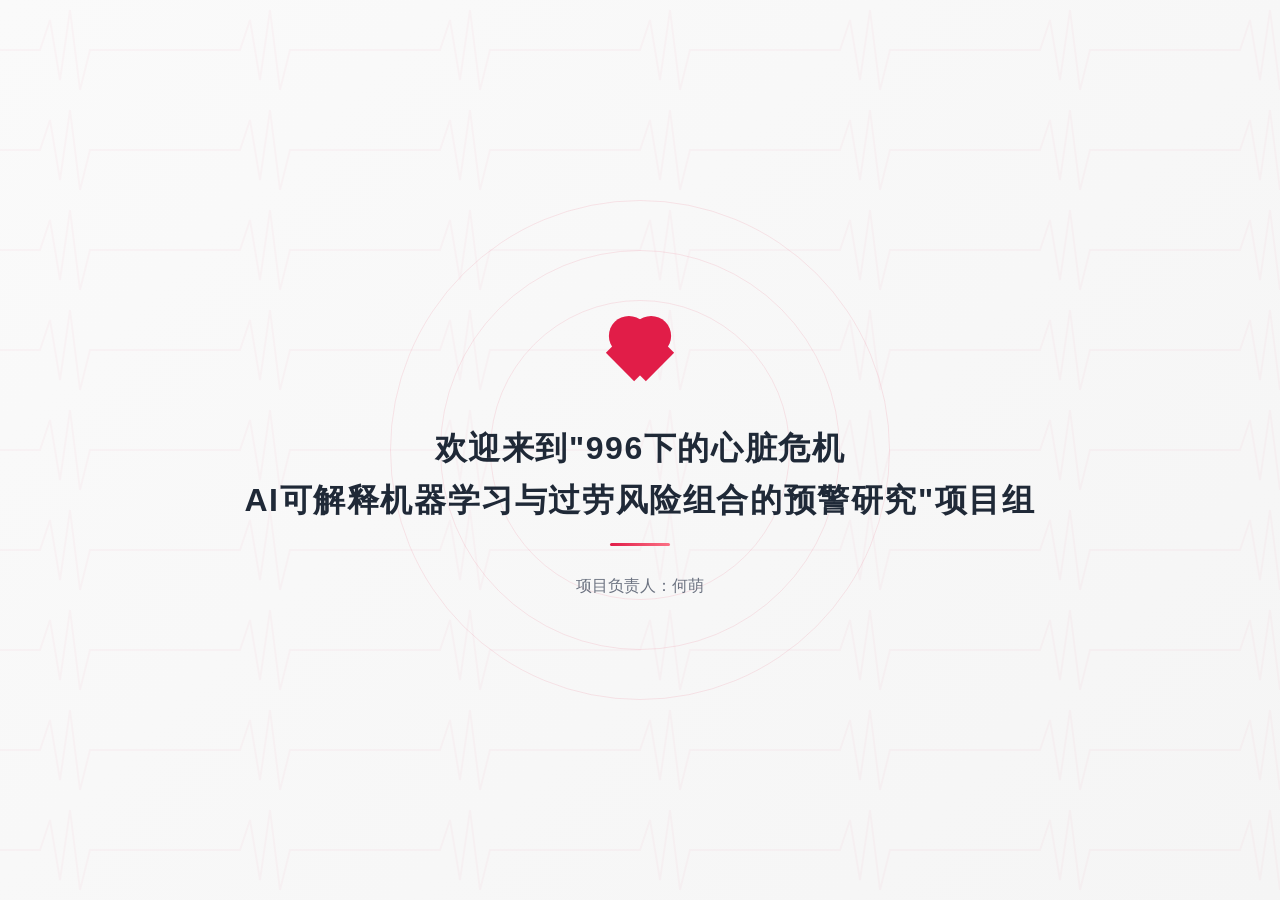
<file: config/index.html>
<!DOCTYPE html>
<html lang="zh-CN">
<head>
    <meta charset="UTF-8">
    <meta name="viewport" content="width=device-width, initial-scale=1.0">
    <title>心脏危机预警项目组</title>
    <style>
        * {
            margin: 0;
            padding: 0;
            box-sizing: border-box;
        }
        
        body {
            min-height: 100vh;
            display: flex;
            align-items: center;
            justify-content: center;
            background: linear-gradient(135deg, #fafafa 0%, #f5f5f5 100%);
            font-family: -apple-system, BlinkMacSystemFont, "Segoe UI", "PingFang SC", "Hiragino Sans GB", "Microsoft YaHei", sans-serif;
            overflow: hidden;
        }
        
        .container {
            text-align: center;
            padding: 60px 40px;
            max-width: 900px;
            position: relative;
        }
        
        .heart-icon {
            width: 80px;
            height: 80px;
            margin: 0 auto 40px;
            position: relative;
            animation: heartbeat 2s ease-in-out infinite;
        }
        
        .heart-icon::before,
        .heart-icon::after {
            content: '';
            position: absolute;
            width: 40px;
            height: 64px;
            background: #e11d48;
            border-radius: 40px 40px 0 0;
            transform-origin: bottom center;
        }
        
        .heart-icon::before {
            left: 40px;
            transform: rotate(-45deg);
        }
        
        .heart-icon::after {
            left: 0;
            transform: rotate(45deg);
        }
        
        @keyframes heartbeat {
            0%, 100% { transform: scale(1); }
            50% { transform: scale(1.05); }
        }
        
        .title {
            font-size: 32px;
            font-weight: 600;
            color: #1f2937;
            line-height: 1.6;
            letter-spacing: 0.05em;
            position: relative;
            display: inline-block;
        }
        
        .title::after {
            content: '';
            position: absolute;
            bottom: -20px;
            left: 50%;
            transform: translateX(-50%);
            width: 60px;
            height: 3px;
            background: linear-gradient(90deg, #e11d48, #fb7185);
            border-radius: 2px;
        }
        
        .subtitle {
            margin-top: 50px;
            font-size: 16px;
            color: #6b7280;
            font-weight: 400;
        }
        
        .ecg-bg {
            position: absolute;
            top: 0;
            left: 0;
            width: 100%;
            height: 100%;
            opacity: 0.03;
            pointer-events: none;
            background-image: url("data:image/svg+xml,%3Csvg width='200' height='100' xmlns='http://www.w3.org/2000/svg'%3E%3Cpath d='M0 50 L40 50 L50 20 L60 80 L70 10 L80 90 L90 50 L200 50' fill='none' stroke='%23e11d48' stroke-width='2'/%3E%3C/svg%3E");
            background-repeat: repeat;
            background-size: 200px 100px;
        }
        
        .pulse-ring {
            position: absolute;
            top: 50%;
            left: 50%;
            transform: translate(-50%, -50%);
            width: 300px;
            height: 300px;
            border: 1px solid rgba(225, 29, 72, 0.1);
            border-radius: 50%;
            animation: pulse 3s ease-out infinite;
        }
        
        .pulse-ring:nth-child(2) {
            animation-delay: 1s;
            width: 400px;
            height: 400px;
        }
        
        .pulse-ring:nth-child(3) {
            animation-delay: 2s;
            width: 500px;
            height: 500px;
        }
        
        @keyframes pulse {
            0% {
                transform: translate(-50%, -50%) scale(0.8);
                opacity: 0.5;
            }
            100% {
                transform: translate(-50%, -50%) scale(1.2);
                opacity: 0;
            }
        }
        
        @media (max-width: 768px) {
            .container {
                padding: 40px 24px;
            }
            .title {
                font-size: 24px;
            }
            .heart-icon {
                width: 60px;
                height: 60px;
            }
            .heart-icon::before,
            .heart-icon::after {
                width: 30px;
                height: 48px;
            }
            .heart-icon::before {
                left: 30px;
            }
        }
    </style>
</head>
<body>
    <div class="ecg-bg"></div>
    <div class="pulse-ring"></div>
    <div class="pulse-ring"></div>
    <div class="pulse-ring"></div>
    
    <div class="container">
        <div class="heart-icon"></div>
        <h1 class="title">欢迎来到"996下的心脏危机<br>AI可解释机器学习与过劳风险组合的预警研究"项目组</h1>
        <p class="subtitle">项目负责人：何萌</p>
    </div>
</body>
</html>
</file>
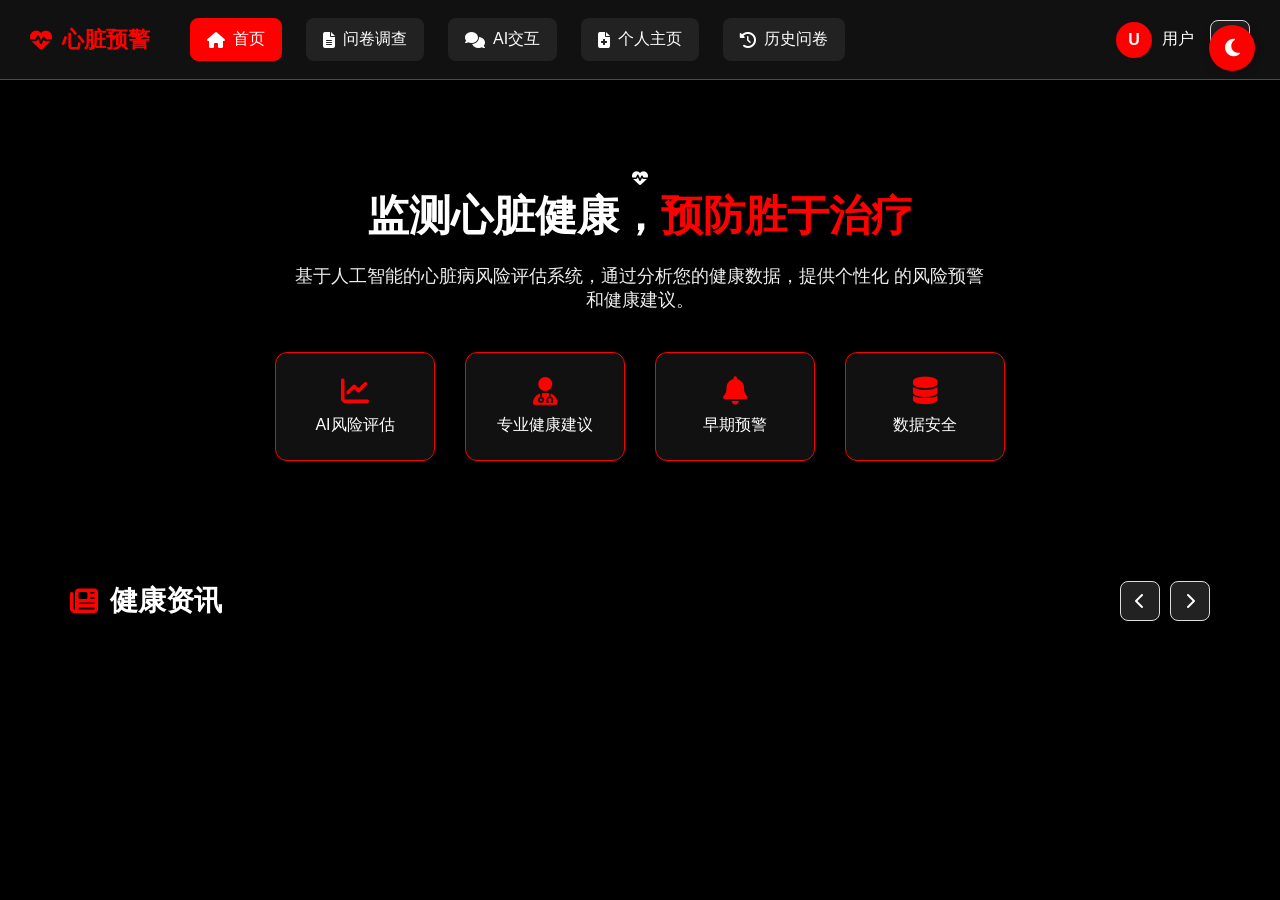
<file: frontend/index.html>
<!DOCTYPE html>
<html lang="zh-CN" data-theme="dark">
<head>
    <meta charset="UTF-8">
    <meta name="viewport" content="width=device-width, initial-scale=1.0">
    <title>心脏预警系统</title>
    <link rel="stylesheet" href="https://cdnjs.cloudflare.com/ajax/libs/font-awesome/6.4.0/css/all.min.css">
    <link rel="stylesheet" href="css/main.css">
</head>
<body>
    <div class="toast-container" id="toastContainer"></div>

    <button class="theme-toggle" onclick="toggleTheme()">
        <i class="fas fa-moon" id="themeIcon"></i>
    </button>
    
    <div class="main-app" id="mainApp">
        <nav class="top-nav">
            <div class="nav-left">
                <div class="brand">
                    <i class="fas fa-heartbeat"></i>
                    <span>心脏预警</span>
                </div>
                <div class="nav-links">
                    <div class="nav-item active" onclick="window.location.href='index.html'">
                        <i class="fas fa-home"></i>
                        <span>首页</span>
                    </div>
                    <div class="nav-item" onclick="window.location.href='survey.html'">
                        <i class="fas fa-file-alt"></i>
                        <span>问卷调查</span>
                    </div>
                    <div class="nav-item" onclick="window.location.href='chat.html'">
                        <i class="fas fa-comments"></i>
                        <span>AI交互</span>
                    </div>
                    <div class="nav-item" onclick="window.location.href='report.html'">
                        <i class="fas fa-file-medical"></i>
                        <span>个人主页</span>
                    </div>
                    <div class="nav-item" onclick="window.location.href='history.html'">
                        <i class="fas fa-history"></i>
                        <span>历史问卷</span>
                    </div>
                </div>
                <button class="mobile-menu-btn" onclick="toggleMobileMenu()">
                    <i class="fas fa-bars"></i>
                </button>
            </div>
            <div class="nav-right">
                <div class="user-menu">
                    <div class="user-avatar" id="userAvatar">U</div>
                    <span class="user-name" id="currentUser">用户</span>
                </div>
                <button class="btn-icon" onclick="logout()" title="退出登录">
                    <i class="fas fa-sign-out-alt"></i>
                </button>
            </div>
        </nav>
        
        <div class="mobile-menu" id="mobileMenu">
            <div class="mobile-nav-links">
                <div class="mobile-nav-item active" onclick="window.location.href='index.html'">
                    <i class="fas fa-home"></i>
                    <span>首页</span>
                </div>
                <div class="mobile-nav-item" onclick="window.location.href='survey.html'">
                    <i class="fas fa-file-alt"></i>
                    <span>问卷调查</span>
                </div>
                <div class="mobile-nav-item" onclick="window.location.href='chat.html'">
                    <i class="fas fa-comments"></i>
                    <span>AI交互</span>
                </div>
                <div class="mobile-nav-item" onclick="window.location.href='report.html'">
                    <i class="fas fa-file-medical"></i>
                    <span>体检报告</span>
                </div>
                <div class="mobile-nav-item" onclick="window.location.href='history.html'">
                    <i class="fas fa-history"></i>
                    <span>历史问卷</span>
                </div>
            </div>
        </div>
        
        <div class="content">
            <div class="page active" id="page-home">
                <div class="hero-section">
                    <div class="hero-content">
                        <div class="hero-icon">
                            <div class="heart-animation">
                                <i class="fas fa-heartbeat"></i>
                            </div>
                        </div>
                        <h1 class="hero-title">监测心脏健康，<span>预防胜于治疗</span></h1>
                        <p class="hero-subtitle">
                            基于人工智能的心脏病风险评估系统，通过分析您的健康数据，提供个性化
                            的风险预警和健康建议。
                        </p>
                        <div class="hero-features">
                            <div class="feature-item" onclick="goToChat()">
                                <i class="fas fa-chart-line"></i>
                                <span>AI风险评估</span>
                            </div>
                            <div class="feature-item">
                                <i class="fas fa-user-md"></i>
                                <span>专业健康建议</span>
                            </div>
                            <div class="feature-item">
                                <i class="fas fa-bell"></i>
                                <span>早期预警</span>
                            </div>
                            <div class="feature-item">
                                <i class="fas fa-database"></i>
                                <span>数据安全</span>
                            </div>
                        </div>
                    </div>
                </div>
                
                <div class="news-section">
                    <div class="section-header">
                        <h2 class="section-title">
                            <i class="fas fa-newspaper"></i>
                            健康资讯
                        </h2>
                        <div class="news-controls">
                            <button class="btn-icon" onclick="scrollNews(-1)">
                                <i class="fas fa-chevron-left"></i>
                            </button>
                            <button class="btn-icon" onclick="scrollNews(1)">
                                <i class="fas fa-chevron-right"></i>
                            </button>
                        </div>
                    </div>
                    <div class="news-scroll" id="newsContainer"></div>
                </div>
            </div>
        </div>
    </div>

    <script src="js/main.js"></script>
    <script>
        function getImageUrl(imageUrl) {
            if (!imageUrl) return 'logo.png';
            // 如果是代理接口的相对路径，拼接完整的API地址
            if (imageUrl.startsWith('/api/proxy/image')) {
                return API_BASE_URL.replace(/\/api$/, '') + imageUrl;
            }
            // 如果是绝对路径，直接返回
            if (imageUrl.startsWith('http')) {
                return imageUrl;
            }
            return 'logo.png';
        }

        async function loadNews() {
            try {
                const result = await getNews();
                const container = document.getElementById('newsContainer');
                
                if (result.code === 200 && result.data) {
                    let html = '';
                    result.data.forEach(news => {
                        const imgSrc = getImageUrl(news.image_url);
                        html += `
                            <div class="news-card">
                                <a href="${news.url}" target="_blank">
                                    <div class="news-image">
                                        <img src="${imgSrc}" alt="${news.title}" onerror="this.src='logo.png'">
                                    </div>
                                    <div class="news-content">
                                        <h3>${news.title}</h3>
                                        <p>${news.content || ''}</p>
                                        <span class="news-date">${news.publish_time || ''}</span>
                                    </div>
                                </a>
                            </div>
                        `;
                    });
                    container.innerHTML = html;
                }
            } catch (error) {
                console.error('加载新闻失败:', error);
            }
        }

        window.onload = function() {
            initTheme();
            updateUserDisplay();
            loadNews();
        };
    </script>
</body>
</html>
</file>
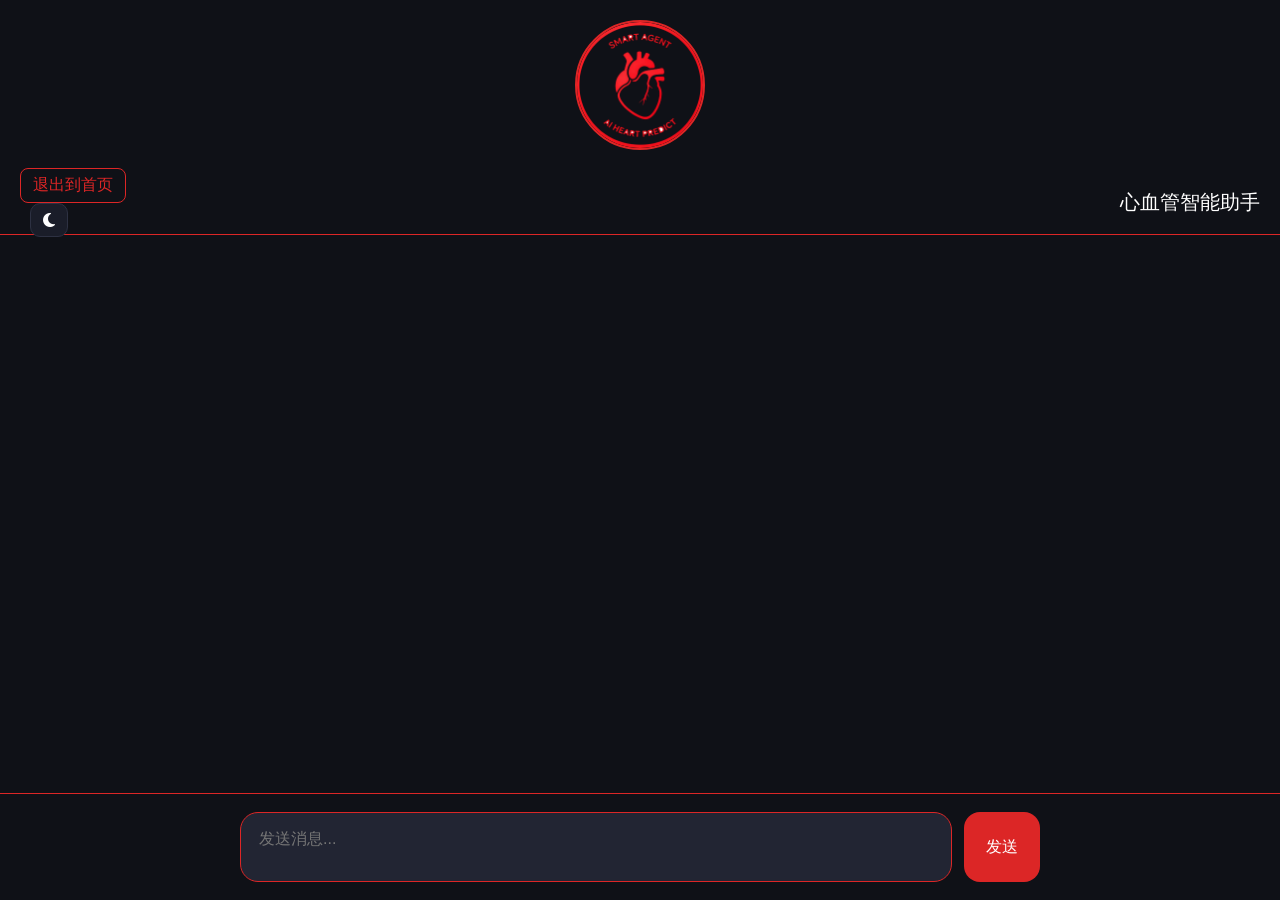
<file: frontend/chat.html>
<!DOCTYPE html>
<html lang="zh-CN" data-theme="dark">
<head>
<meta charset="UTF-8">
<meta name="viewport" content="width=device-width,initial-scale=1.0">
<title>AI交互</title>
<link rel="stylesheet" href="https://cdnjs.cloudflare.com/ajax/libs/font-awesome/6.4.0/css/all.min.css">
<style>
*{margin:0;padding:0;box-sizing:border-box;font-family:-apple-system,BlinkMacSystemFont,"Segoe UI",Roboto,sans-serif}
:root {
    --body-bg: #0f1117;
    --card-bg: #1a1d29;
    --text-primary: #ffffff;
    --text-secondary: #a7b0c4;
    --border-color: #2d3142;
    --accent-red: #dc2626;
    --ai-msg-bg: #1a1d29;
    --header-bg: #0f1117;
    --footer-bg: #0f1117;
    --input-bg: #222533;
}
html[data-theme="light"] {
    --body-bg: #f8fafc;
    --card-bg: #ffffff;
    --text-primary: #1e293b;
    --text-secondary: #475569;
    --border-color: #e2e8f0;
    --accent-red: #dc2626;
    --ai-msg-bg: #f1f5f9;
    --header-bg: #f8fafc;
    --footer-bg: #f8fafc;
    --input-bg: #ffffff;
}
body{
    background: var(--body-bg);
    color: var(--text-primary);
    height: 100vh;
    display:flex;
    flex-direction:column;
    transition: all 0.3s ease;
}
.logo-box{position:relative;z-index:1;display:flex;align-items:center;justify-content:center;padding:20px 0}
.logo{width:130px;height:130px;border-radius:50%;object-fit:cover;animation:beat 1.8s infinite ease-in-out;border:2px solid var(--accent-red)}
@keyframes beat{0%{transform:scale(1)}50%{transform:scale(1.15)}100%{transform:scale(1)}}
.chat-header{height:65px;background:var(--header-bg);display:flex;align-items:center;justify-content:space-between;padding:0 20px;font-size:20px;border-bottom:1px solid var(--accent-red)}
.chat-container{flex:1;overflow-y:auto;padding:25px 20px 130px;max-width:800px;margin:0 auto;width:100%}
.chat-container::-webkit-scrollbar{width:5px}
.chat-container::-webkit-scrollbar-thumb{background:var(--accent-red);border-radius:10px}
.msg-item{margin-bottom:18px;display:flex}
.user-msg{justify-content:flex-end}
.ai-msg{justify-content:flex-start}
.msg-bubble{max-width:78%;padding:14px 18px;border-radius:18px;font-size:15px;line-height:1.6}
.user-msg .msg-bubble{background:var(--accent-red);color:#fff;border-bottom-right-radius:6px}
.ai-msg .msg-bubble{
    background:var(--ai-msg-bg);
    color:var(--text-primary);
    border-bottom-left-radius:6px;
}
.chat-footer{position:fixed;bottom:0;left:0;right:0;background:var(--footer-bg);padding:18px 25px;border-top:1px solid var(--accent-red)}
.input-box{max-width:800px;margin:0 auto;display:flex;gap:12px;align-items:flex-end}
textarea{
    flex:1;
    background:var(--input-bg);
    border:1px solid var(--accent-red);
    border-radius:18px;
    padding:16px 18px;
    color:var(--text-primary);
    font-size:16px;
    resize:none;
    height:70px;
    outline:none;
}
button{background:var(--accent-red);color:#fff;border:none;border-radius:16px;padding:0 22px;height:70px;cursor:pointer;font-size:16px}
button:hover{background:#cc0000}
.back-btn{background:transparent;color:var(--accent-red);border:1px solid var(--accent-red);border-radius:8px;padding:6px 12px;height:auto;cursor:pointer}
.back-btn:hover{background:var(--accent-red);color:white}
.theme-toggle{margin-left:10px;background:var(--card-bg);color:var(--text-primary);border:1px solid var(--border-color);border-radius:10px;padding:8px 12px;height:auto;cursor:pointer;display:flex;align-items:center;gap:6px}
.theme-toggle:hover{background:var(--border-color)}

/* ==================== 响应式设计 ==================== */

/* 平板尺寸 */
@media (max-width: 992px) {
    .logo {
        width: 110px;
        height: 110px;
    }
    
    .chat-header {
        padding: 0 18px;
        height: 60px;
        font-size: 18px;
    }
    
    .chat-container {
        padding: 20px 18px 120px;
    }
    
    .chat-footer {
        padding: 16px 20px;
    }
    
    textarea {
        height: 60px;
        padding: 14px 16px;
        font-size: 15px;
    }
    
    button {
        height: 60px;
        padding: 0 20px;
        font-size: 15px;
    }
}

/* 手机尺寸 */
@media (max-width: 768px) {
    .logo-box {
        padding: 15px 0;
    }
    
    .logo {
        width: 90px;
        height: 90px;
    }
    
    .chat-header {
        padding: 0 14px;
        height: 56px;
        font-size: 16px;
    }
    
    .back-btn {
        padding: 5px 10px;
        font-size: 13px;
    }
    
    .theme-toggle {
        padding: 6px 10px;
        margin-left: 8px;
    }
    
    .chat-container {
        padding: 18px 14px 110px;
    }
    
    .msg-bubble {
        max-width: 85%;
        padding: 12px 16px;
        font-size: 14px;
    }
    
    .chat-footer {
        padding: 14px 16px;
    }
    
    .input-box {
        gap: 10px;
    }
    
    textarea {
        height: 52px;
        padding: 12px 14px;
        font-size: 14px;
        border-radius: 16px;
    }
    
    button {
        height: 52px;
        padding: 0 18px;
        font-size: 14px;
        border-radius: 14px;
    }
}

/* 小屏幕手机 */
@media (max-width: 480px) {
    .logo {
        width: 75px;
        height: 75px;
    }
    
    .chat-header {
        padding: 0 12px;
        height: 52px;
    }
    
    .chat-header > div:nth-child(2) {
        display: none;
    }
    
    .chat-container {
        padding: 16px 12px 100px;
    }
    
    .msg-bubble {
        max-width: 90%;
        font-size: 13px;
    }
    
    textarea {
        height: 48px;
        padding: 10px 12px;
        font-size: 13px;
    }
    
    button {
        height: 48px;
        padding: 0 16px;
        font-size: 13px;
    }
}
</style>
</head>
<body>

<div class="logo-box">
<img class="logo" src="logo.png">
</div>

<div class="chat-header">
<div>
<button class="back-btn" onclick="location.href='index.html'">退出到首页</button>
<button class="theme-toggle" onclick="toggleTheme()"><i class="fas fa-moon" id="themeIcon"></i></button>
</div>
<div>心血管智能助手</div>
</div>

<div class="chat-container" id="chatBox"></div>

<div class="chat-footer">
<div class="input-box">
<textarea id="inputText" placeholder="发送消息..."></textarea>
<button onclick="send()">发送</button>
</div>
</div>

<script src="js/main.js"></script>
<script>
const chatBox=document.getElementById('chatBox')
const input=document.getElementById('inputText')
let messages = []
let isLoading = false

function initTheme() {
    const html = document.documentElement;
    const icon = document.getElementById('themeIcon');
    const saved = localStorage.getItem('theme') || 'dark';
    html.setAttribute('data-theme', saved);
    if (saved === 'light') {
        icon.classList.replace('fa-moon', 'fa-sun');
    } else {
        icon.classList.replace('fa-sun', 'fa-moon');
    }
}

function addMsg(cls,text){
    const div=document.createElement('div')
    div.className='msg-item '+cls
    div.innerHTML=`<div class="msg-bubble">${text.replace(/\n/g, '<br>')}</div>`
    chatBox.appendChild(div)
    chatBox.scrollTop=chatBox.scrollHeight
}

async function send(){
    if(isLoading) return
    const val=input.value.trim()
    if(!val)return
    
    const username = getCurrentUser()
    if (!username) {
        showToast('请先登录', 'error')
        window.location.href = 'login.html'
        return
    }
    
    addMsg('user-msg',val)
    input.value = ''
    
    messages.push({ role: 'user', content: val })
    isLoading = true
    
    const loadingMsgId = 'loading-' + Date.now()
    const loadingDiv = document.createElement('div')
    loadingDiv.className = 'msg-item ai-msg'
    loadingDiv.id = loadingMsgId
    loadingDiv.innerHTML = `<div class="msg-bubble">正在思考...</div>`
    chatBox.appendChild(loadingDiv)
    chatBox.scrollTop = chatBox.scrollHeight
    
    try {
        const result = await aiChat(messages, username)
        
        if(result.code === 200 && result.data) {
            const aiResponse = result.data.response || result.data.message || result.data || '抱歉，我暂时无法回答'
            loadingDiv.remove()
            addMsg('ai-msg', aiResponse)
            messages.push({ role: 'assistant', content: aiResponse })
        } else {
            loadingDiv.remove()
            addMsg('ai-msg', '抱歉，出现了一些问题，请稍后再试')
        }
    } catch (error) {
        console.error(error)
        loadingDiv.remove()
        addMsg('ai-msg', '抱歉，连接失败，请稍后再试')
        showToast(error.message || '连接失败', 'error')
    } finally {
        isLoading = false
    }
}

window.onload = function() {
    initTheme();
};
</script>
</body>
</html>
</file>
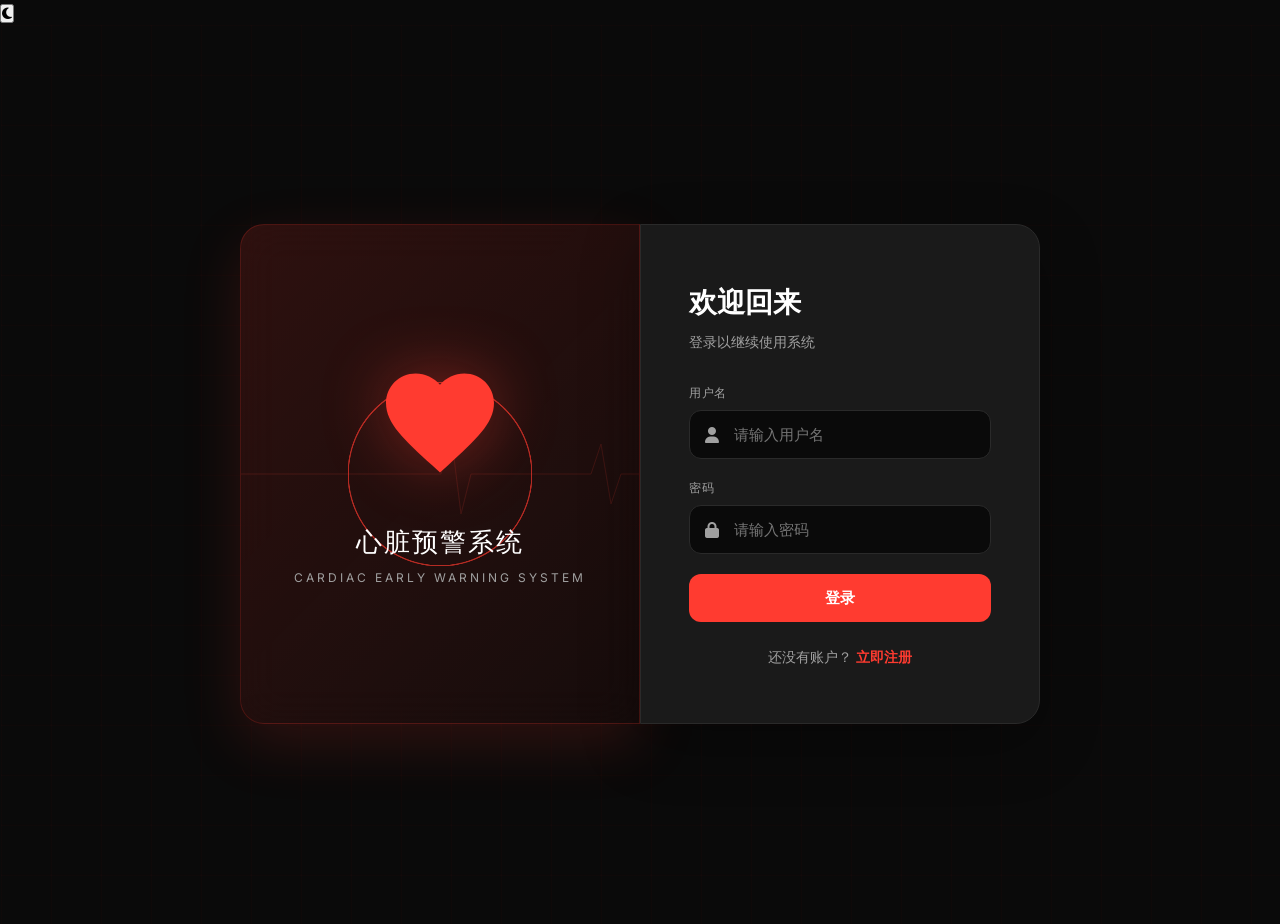
<file: frontend/history.html>
<!DOCTYPE html>
<html lang="zh-CN" data-theme="dark">
<head>
    <meta charset="UTF-8">
    <meta name="viewport" content="width=device-width, initial-scale=1.0">
    <title>历史问卷报告 - 心脏健康评估</title>
    <link rel="stylesheet" href="https://cdnjs.cloudflare.com/ajax/libs/font-awesome/6.4.0/css/all.min.css">
    <script>
    // 问卷问题数据
    const questionData = {
        1: "您的年龄：",
        2: "您的性别：",
        3: "您的职业类别：",
        4: "您的最高学历：",
        5: "您目前的工作模式：",
        6: "近3个月平均工作时长：",
        7: "您的工作环境及久坐情况：",
        8: "您认为自己的工作强度：",
        9: "您的通勤情况：",
        10: "近3个月是否经常出现以下情绪？（可多选）",
        11: "您在工作中感受到的支持程度：",
        12: "近3个月精神压力负荷评分（1-10分）：",
        13: "面临工作截止日期或突发任务时，是否出现以下生理反应？（可多选）",
        14: "您的睡眠质量：",
        15: "\"明明很累，但大脑停不下来，导致失眠\"的频率：",
        16: "您的作息规律性：",
        17: "您是否有午休习惯？",
        18: "近3个月是否出现过以下症状？（可多选）",
        19: "是否经历过\"短暂性心脏不适，休息后缓解\"的情况：",
        20: "运动时的身体反应：",
        21: "直系亲属（父母、兄弟姐妹）中是否有人患有以下疾病？（可多选）",
        22: "您本人是否曾被诊断为以下疾病？（可多选）",
        23: "您的饮食偏好：（可多选）",
        24: "规律体育锻炼情况：",
        25: "吸烟习惯：",
        26: "饮酒习惯：",
        27: "咖啡/功能饮料摄入：",
        28: "您是否了解\"长期加班与心源性猝死\"的关联？",
        29: "如果AI提示您处于\"高风险\"，您认为最可能的原因是？（可多选）",
        30: "您是否愿意使用AI预警系统实时监测心脏风险？"
    };
    </script>
    <style>
* {
    margin: 0;
    padding: 0;
    box-sizing: border-box;
    font-family: "Inter", -apple-system, BlinkMacSystemFont, "Segoe UI", "PingFang SC", "Microsoft YaHei", sans-serif;
}
:root {
    --body-bg: #0f1117;
    --card-bg: #1a1d29;
    --card-bg-hover: #222533;
    --text-primary: #ffffff;
    --text-secondary: #a7b0c4;
    --text-muted: #6b7280;
    --border-color: #2d3142;
    --accent-red: #dc2626;
    --accent-red-light: #ef4444;
    --accent-orange: #f59e0b;
    --accent-green: #22c55e;
}
html[data-theme="light"] {
    --body-bg: #f8fafc;
    --card-bg: #ffffff;
    --card-bg-hover: #f1f5f9;
    --text-primary: #1e293b;
    --text-secondary: #475569;
    --text-muted: #94a3b8;
    --border-color: #e2e8f0;
}
body {
    background-color: var(--body-bg);
    color: var(--text-primary);
    padding: 24px;
    min-height: 100vh;
    transition: all 0.3s ease;
}
.theme-toggle {
    position: fixed;
    top: 20px;
    right: 20px;
    width: 44px;
    height: 44px;
    border-radius: 12px;
    background: var(--card-bg);
    color: var(--text-primary);
    border: 1px solid var(--border-color);
    font-size: 18px;
    cursor: pointer;
    display: flex;
    align-items: center;
    justify-content: center;
    z-index: 999;
    transition: all 0.2s ease;
    box-shadow: 0 4px 6px -1px rgba(0,0,0,0.1);
}
.theme-toggle:hover {
    background: var(--card-bg-hover);
    transform: translateY(-2px);
}
.header {
    max-width: 1200px;
    margin: 0 auto 32px;
    display: flex;
    justify-content: space-between;
    align-items: center;
}
.header-left {
    display: flex;
    gap: 12px;
}
.btn-back, .btn-new {
    padding: 10px 20px;
    border-radius: 10px;
    font-size: 14px;
    font-weight: 600;
    cursor: pointer;
    transition: all 0.2s ease;
    display: flex;
    align-items: center;
    gap: 8px;
    border: none;
}
.btn-back {
    background: var(--card-bg);
    color: var(--text-primary);
    border: 1px solid var(--border-color);
}
.btn-back:hover {
    background: var(--card-bg-hover);
}
.btn-new {
    background: var(--accent-red);
    color: white;
}
.btn-new:hover {
    background: var(--accent-red-light);
    transform: translateY(-2px);
}
.container {
    max-width: 1200px;
    margin: 0 auto;
}
.page-title {
    font-size: 32px;
    font-weight: 700;
    margin-bottom: 8px;
    letter-spacing: -0.5px;
}
.page-desc {
    color: var(--text-secondary);
    margin-bottom: 40px;
    font-size: 15px;
}
.history-list {
    display: grid;
    grid-template-columns: repeat(auto-fill, minmax(360px, 1fr));
    gap: 20px;
}
.history-card {
    background: var(--card-bg);
    border-radius: 16px;
    padding: 24px;
    border: 1px solid var(--border-color);
    transition: all 0.3s ease;
    position: relative;
    overflow: hidden;
}
.history-card:hover {
    transform: translateY(-4px);
    border-color: rgba(220, 38, 38, 0.3);
    box-shadow: 0 20px 25px -5px rgba(0,0,0,0.1), 0 10px 10px -5px rgba(0,0,0,0.04);
}
.card-header {
    display: flex;
    justify-content: space-between;
    align-items: flex-start;
    margin-bottom: 20px;
}
.card-date {
    display: flex;
    flex-direction: column;
}
.date-day {
    font-size: 20px;
    font-weight: 700;
    color: var(--text-primary);
}
.date-time {
    font-size: 13px;
    color: var(--text-secondary);
    margin-top: 4px;
}
.card-id {
    font-size: 12px;
    color: var(--text-muted);
    margin-top: 8px;
    padding: 4px 10px;
    background: var(--border-color);
    border-radius: 6px;
    display: inline-flex;
    width: fit-content;
}
.card-risk {
    padding: 6px 14px;
    border-radius: 8px;
    font-size: 12px;
    font-weight: 700;
    text-transform: uppercase;
    letter-spacing: 0.5px;
}
.risk-tag {
    padding: 6px 14px;
    border-radius: 8px;
    font-size: 12px;
    font-weight: 700;
    text-transform: uppercase;
    letter-spacing: 0.5px;
}
.risk-high {
    background: rgba(220, 38, 38, 0.15);
    color: #ef4444;
    border: 1px solid rgba(220, 38, 38, 0.3);
}
.risk-middle {
    background: rgba(245, 158, 11, 0.15);
    color: #f59e0b;
    border: 1px solid rgba(245, 158, 11, 0.3);
}
.risk-low {
    background: rgba(34, 197, 94, 0.15);
    color: #22c55e;
    border: 1px solid rgba(34, 197, 94, 0.3);
}
.card-body {
    display: flex;
    flex-direction: column;
    gap: 16px;
}
.diseases-section h4 {
    font-size: 12px;
    color: var(--text-muted);
    margin-bottom: 8px;
    font-weight: 600;
    text-transform: uppercase;
    letter-spacing: 0.5px;
}
.diseases-list {
    display: flex;
    flex-wrap: wrap;
    gap: 8px;
}
.disease-badge {
    background: var(--border-color);
    padding: 5px 12px;
    border-radius: 6px;
    font-size: 12px;
    color: var(--text-secondary);
    font-weight: 500;
}
.card-footer {
    display: flex;
    gap: 10px;
    margin-top: 24px;
    padding-top: 20px;
    border-top: 1px solid var(--border-color);
}
.btn-view {
    flex: 1;
    padding: 10px 16px;
    border-radius: 10px;
    font-size: 13px;
    font-weight: 600;
    cursor: pointer;
    transition: all 0.2s ease;
    border: 1px solid transparent;
    display: flex;
    align-items: center;
    justify-content: center;
    gap: 6px;
}
.btn-view-report {
    background: var(--accent-red);
    color: white;
}
.btn-view-report:hover {
    background: var(--accent-red-light);
    transform: translateY(-1px);
}
.btn-view-survey {
    background: var(--card-bg-hover);
    color: var(--text-primary);
    border-color: var(--border-color);
}
.btn-view-survey:hover {
    border-color: var(--text-muted);
}
.empty {
    text-align: center;
    padding: 80px 20px;
    color: var(--text-secondary);
}
.empty-icon {
    font-size: 56px;
    margin-bottom: 20px;
    opacity: 0.4;
}
.empty p {
    font-size: 15px;
    margin-bottom: 24px;
}
/* 查看问卷模态框 */
.modal-overlay {
    position: fixed;
    top: 0;
    left: 0;
    right: 0;
    bottom: 0;
    background: rgba(0, 0, 0, 0.7);
    z-index: 1000;
    display: none;
    align-items: center;
    justify-content: center;
    padding: 20px;
}
.modal-overlay.show {
    display: flex;
}
.modal {
    background: var(--card-bg);
    border-radius: 16px;
    max-width: 700px;
    width: 100%;
    max-height: 80vh;
    overflow-y: auto;
    border: 1px solid var(--border-color);
    box-shadow: 0 25px 50px -12px rgba(0,0,0,0.5);
}
.modal-header {
    padding: 24px;
    border-bottom: 1px solid var(--border-color);
    display: flex;
    justify-content: space-between;
    align-items: center;
}
.modal-title {
    font-size: 18px;
    font-weight: 700;
}
.modal-close {
    background: none;
    border: none;
    color: var(--text-muted);
    font-size: 20px;
    cursor: pointer;
    padding: 8px;
    border-radius: 8px;
    transition: all 0.2s;
}
.modal-close:hover {
    background: var(--border-color);
    color: var(--text-primary);
}
.modal-body {
    padding: 24px;
}
.survey-detail-section {
    margin-bottom: 20px;
}
.survey-detail-section h4 {
    font-size: 13px;
    font-weight: 700;
    color: var(--text-muted);
    text-transform: uppercase;
    letter-spacing: 0.5px;
    margin-bottom: 12px;
}
.survey-detail-item {
    display: flex;
    margin-bottom: 10px;
    font-size: 14px;
}
.survey-detail-label {
    color: var(--text-secondary);
    width: 120px;
    flex-shrink: 0;
}
.survey-detail-value {
    color: var(--text-primary);
    font-weight: 500;
}
.survey-answers {
    margin-top: 20px;
}
.answer-item {
    background: var(--border-color);
    padding: 12px 16px;
    border-radius: 10px;
    margin-bottom: 8px;
}
.answer-q {
    font-size: 12px;
    color: var(--text-muted);
    margin-bottom: 4px;
}
.answer-a {
    font-size: 14px;
    color: var(--text-primary);
    font-weight: 500;
}
/* ==================== 响应式设计 ==================== */

/* 平板尺寸 */
@media (max-width: 992px) {
    .history-list {
        grid-template-columns: repeat(2, 1fr);
    }
    .page-title {
        font-size: 26px;
    }
}

/* 手机尺寸 */
@media (max-width: 768px) {
    body {
        padding: 14px;
    }
    
    .theme-toggle {
        top: 12px;
        right: 12px;
        width: 40px;
        height: 40px;
        font-size: 16px;
    }
    
    .header {
        flex-direction: column;
        gap: 16px;
        align-items: flex-start;
        margin-bottom: 24px;
    }
    
    .header-left {
        width: 100%;
    }
    
    .btn-back, .btn-new {
        padding: 9px 16px;
        font-size: 13px;
    }
    
    .page-title {
        font-size: 22px;
    }
    
    .page-desc {
        font-size: 14px;
    }
    
    .history-list {
        grid-template-columns: 1fr;
        gap: 16px;
    }
    
    .history-card {
        padding: 18px;
    }
    
    .card-header {
        margin-bottom: 12px;
    }
    
    .card-id {
        font-size: 12px;
    }
    
    .risk-tag {
        font-size: 11px;
        padding: 4px 10px;
    }
    
    .card-time {
        font-size: 12px;
    }
    
    .card-actions {
        gap: 8px;
    }
    
    .card-btn {
        padding: 8px 14px;
        font-size: 13px;
    }
    
    .modal-content {
        margin: 20px 10px;
        max-height: calc(100vh - 40px);
    }
    
    .modal-header {
        padding: 16px;
    }
    
    .modal-body {
        padding: 16px;
    }
    
    .modal-title {
        font-size: 18px;
    }
    
    .close-modal {
        font-size: 24px;
    }
}

/* 小屏幕手机 */
@media (max-width: 480px) {
    body {
        padding: 12px 10px;
    }
    
    .theme-toggle {
        top: 10px;
        right: 10px;
        width: 36px;
        height: 36px;
    }
    
    .page-title {
        font-size: 20px;
    }
    
    .btn-back, .btn-new {
        width: 100%;
        justify-content: center;
    }
}
    </style>
</head>
<body>

<button class="theme-toggle" onclick="toggleTheme()">
    <i class="fas fa-moon" id="themeIcon"></i>
</button>

<div class="header">
    <div class="header-left">
        <button class="btn-back" onclick="window.location.href='index.html'">
            <i class="fas fa-arrow-left"></i> 返回首页
        </button>
    </div>
    <button class="btn-new" onclick="window.location.href='survey.html'">
        <i class="fas fa-plus"></i> 新问卷
    </button>
</div>

<div class="container">
    <h1 class="page-title">历史评估记录</h1>
    <p class="page-desc">查看你所有的心脏健康评估记录，追踪健康变化</p>
    
    <div class="history-list" id="historyList"></div>
    
    <div class="empty" id="emptyTip" style="display:none;">
        <div class="empty-icon">📋</div>
        <p>暂无历史问卷记录</p>
        <button class="btn-new" onclick="window.location.href='survey.html'">
            <i class="fas fa-plus"></i> 开始评估
        </button>
    </div>
</div>

<!-- 查看问卷模态框 -->
<div class="modal-overlay" id="surveyModal">
    <div class="modal">
        <div class="modal-header">
            <div class="modal-title">问卷详情</div>
            <button class="modal-close" onclick="closeModal()">
                <i class="fas fa-times"></i>
            </button>
        </div>
        <div class="modal-body" id="surveyModalContent">
            <!-- 动态内容 -->
        </div>
    </div>
</div>

<script src="js/main.js"></script>
<script>
    function initTheme() {
        const html = document.documentElement;
        const icon = document.getElementById('themeIcon');
        const saved = localStorage.getItem('theme') || 'dark';
        html.setAttribute('data-theme', saved);
        
        if (saved === 'light') {
            icon.classList.replace('fa-moon', 'fa-sun');
        } else {
            icon.classList.replace('fa-sun', 'fa-moon');
        }
    }

    function formatDate(dateStr) {
        const date = new Date(dateStr);
        const year = date.getFullYear();
        const month = String(date.getMonth() + 1).padStart(2, '0');
        const day = String(date.getDate()).padStart(2, '0');
        const hours = String(date.getHours()).padStart(2, '0');
        const minutes = String(date.getMinutes()).padStart(2, '0');
        return {
            day: `${year}-${month}-${day}`,
            time: `${hours}:${minutes}`
        };
    }

    function getRiskClass(riskLevel) {
        if (!riskLevel) return 'risk-middle';
        const level = riskLevel.toLowerCase();
        if (level.includes('高')) return 'risk-high';
        if (level.includes('低')) return 'risk-low';
        return 'risk-middle';
    }

    async function loadHistory() {
        const username = getCurrentUser();
        if (!username) {
            showToast('请先登录', 'error');
            window.location.href = 'login.html';
            return;
        }

        try {
            const result = await getUserHistoryList(username);
            
            if (result.code === 200 && result.data) {
                renderHistory(result.data);
            } else {
                showToast(result.message || '获取历史记录失败', 'error');
            }
        } catch (error) {
            console.error(error);
            showToast(error.message || '获取历史记录失败', 'error');
        }
    }

    function renderHistory(historyList) {
        const listEl = document.getElementById('historyList');
        const emptyEl = document.getElementById('emptyTip');
        
        if (!historyList || historyList.length === 0) {
            emptyEl.style.display = 'block';
            listEl.innerHTML = '';
            return;
        }
        
        emptyEl.style.display = 'none';
        let html = '';
        
        historyList.forEach(item => {
            const dateObj = formatDate(item.prediction_time || item.created_at);
            const riskClass = getRiskClass(item.risk_level);

            html += `
            <div class="history-card">
                <div class="card-header">
                    <div class="card-date">
                        <div class="date-day">${dateObj.day}</div>
                        <div class="date-time">${dateObj.time}</div>
                        <div class="card-id">ID: ${item.id}</div>
                    </div>
                    <div class="card-risk ${riskClass}">
                        ${item.risk_level || '未评估'}
                    </div>
                </div>
                <div class="card-footer">
                    <button class="btn-view btn-view-survey" onclick="viewSurvey(${item.questionnaire_id})">
                        <i class="fas fa-file-alt"></i> 查看问卷
                    </button>
                    <button class="btn-view btn-view-report" onclick="viewReport(${item.questionnaire_id})">
                        <i class="fas fa-chart-line"></i> 查看报告
                    </button>
                </div>
            </div>`;
        });
        
        listEl.innerHTML = html;
    }

    function viewReport(questionnaireId) {
        window.location.href = `survey.html?report=${questionnaireId}`;
    }

    async function viewSurvey(questionnaireId) {
        try {
            const result = await getQuestionnaireDetail(questionnaireId);
            if (result.success && result.data) {
                showSurveyModal(result.data);
            } else {
                showToast('获取问卷详情失败', 'error');
            }
        } catch (error) {
            console.error(error);
            showToast(error.message || '获取问卷详情失败', 'error');
        }
    }

    function showSurveyModal(data) {
        const modal = document.getElementById('surveyModal');
        const content = document.getElementById('surveyModalContent');
        
        let html = '';
        
        // 基本信息
        if (data.basic_info) {
            html += `
            <div class="survey-detail-section">
                <h4>基本信息</h4>
                <div class="survey-detail-item">
                    <div class="survey-detail-label">年龄</div>
                    <div class="survey-detail-value">${data.basic_info.age || '-'}</div>
                </div>
                <div class="survey-detail-item">
                    <div class="survey-detail-label">性别</div>
                    <div class="survey-detail-value">${data.basic_info.gender || '-'}</div>
                </div>
                <div class="survey-detail-item">
                    <div class="survey-detail-label">职业</div>
                    <div class="survey-detail-value">${data.basic_info.occupation || '-'}</div>
                </div>
                <div class="survey-detail-item">
                    <div class="survey-detail-label">学历</div>
                    <div class="survey-detail-value">${data.basic_info.education || '-'}</div>
                </div>
            </div>`;
        }
        
        // 问卷答案
        if (data.answers && data.answers.length > 0) {
            html += `<div class="survey-answers">`;
            data.answers.forEach((ans, idx) => {
                const qid = ans.question_id ? parseInt(ans.question_id) : idx + 1;
                const questionText = questionData[qid] || `问题 ${qid}`;
                let value = ans.answer;
                
                // 处理数组和对象
                if (Array.isArray(value)) {
                    value = value.join('、');
                } else if (typeof value === 'object' && value !== null) {
                    value = JSON.stringify(value);
                }
                
                html += `
                <div class="answer-item">
                    <div class="answer-q">${questionText}</div>
                    <div class="answer-a">${value || '-'}</div>
                </div>`;
            });
            html += `</div>`;
        }
        
        content.innerHTML = html;
        modal.classList.add('show');
    }

    function closeModal() {
        const modal = document.getElementById('surveyModal');
        modal.classList.remove('show');
    }

    // 点击遮罩层关闭
    document.getElementById('surveyModal').addEventListener('click', function(e) {
        if (e.target === this) {
            closeModal();
        }
    });

    window.onload = function() {
        initTheme();
        loadHistory();
    };
</script>
</body>
</html>
</file>
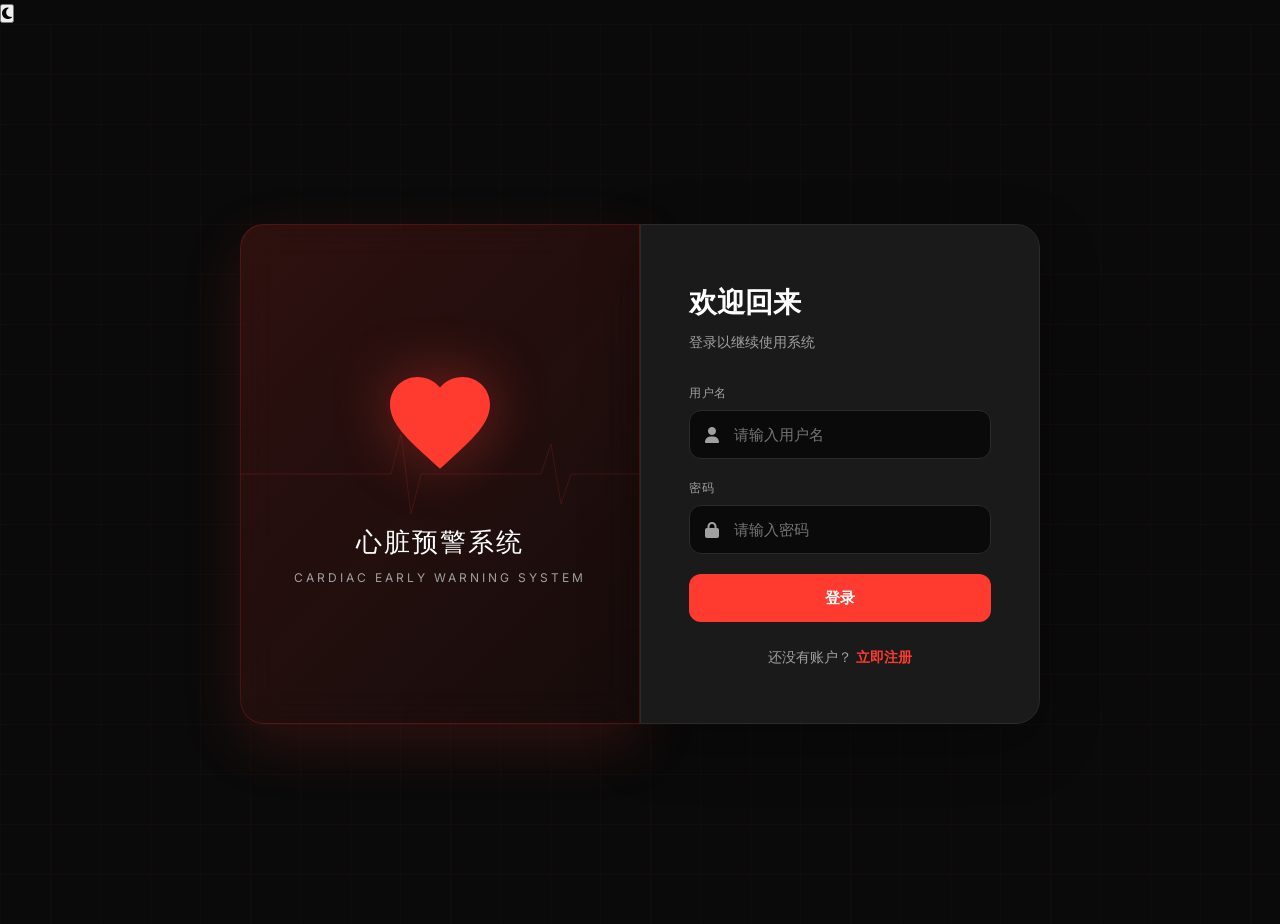
<file: frontend/login.html>
<!DOCTYPE html>
<html lang="zh-CN" data-theme="dark">
<head>
    <meta charset="UTF-8">
    <meta name="viewport" content="width=device-width, initial-scale=1.0">
    <title>登录 - 心脏预警系统</title>
    <link href="https://fonts.googleapis.com/css2?family=Inter:wght@300;400;500;600;700&display=swap" rel="stylesheet">
    <link rel="stylesheet" href="https://cdnjs.cloudflare.com/ajax/libs/font-awesome/6.4.0/css/all.min.css">
    <link rel="stylesheet" href="css/variables.css">
    <link rel="stylesheet" href="css/auth.css">
</head>
<body>
    <div class="toast-container" id="toastContainer"></div>
    <button class="theme-toggle" onclick="toggleTheme()">
        <i class="fas fa-moon" id="themeIcon"></i>
    </button>
    
    <div class="auth-container" id="authPage">
        <div class="grid-bg"></div>
        <div class="cards-wrapper" id="cardsWrapper">
            <div class="card heart-card">
                <div class="ecg-bg"></div>
                <div class="pulse-rings">
                    <div class="ring"></div>
                    <div class="ring"></div>
                    <div class="ring"></div>
                </div>
                <svg class="heart-svg" viewBox="0 0 24 24">
                    <path class="heart-path" d="M12 21.35l-1.45-1.32C5.4 15.36 2 12.28 2 8.5 2 5.42 4.42 3 7.5 3c1.74 0 3.41.81 4.5 2.09C13.09 3.81 14.76 3 16.5 3 19.58 3 22 5.42 22 8.5c0 3.78-3.4 6.86-8.55 11.54L12 21.35z"/>
                </svg>
                <div class="heart-text">
                    <h2 id="heartTitle">心脏预警系统</h2>
                    <p id="heartSubtitle">Cardiac Early Warning System</p>
                </div>
            </div>
            <div class="card form-card">
                <div class="form-content" id="loginForm">
                    <div class="form-header">
                        <h1>欢迎回来</h1>
                        <p>登录以继续使用系统</p>
                    </div>
                    <form onsubmit="handleLogin(event)">
                        <div class="input-field">
                            <label>用户名</label>
                            <div class="input-wrapper">
                                <i class="fas fa-user"></i>
                                <input type="text" id="loginUsername" placeholder="请输入用户名" required>
                            </div>
                        </div>
                        <div class="input-field">
                            <label>密码</label>
                            <div class="input-wrapper">
                                <i class="fas fa-lock"></i>
                                <input type="password" id="loginPassword" placeholder="请输入密码" required>
                            </div>
                        </div>
                        <button type="submit" class="btn-main" id="loginBtn">
                            <span class="spinner" style="display: none;"></span>
                            <span>登录</span>
                        </button>
                    </form>
                    <div class="form-switch">
                        还没有账户？<a onclick="switchToRegister()">立即注册</a>
                    </div>
                </div>
                <div class="form-content hidden" id="registerForm">
                    <div class="form-header">
                        <h1>创建账户</h1>
                        <p>开始您的健康管理之旅</p>
                    </div>
                    <form onsubmit="handleRegister(event)">
                        <div class="input-field">
                            <label>用户名</label>
                            <div class="input-wrapper">
                                <i class="fas fa-user"></i>
                                <input type="text" id="regUsername" placeholder="请输入用户名" required>
                            </div>
                        </div>
                        <div class="input-field">
                            <label>密码</label>
                            <div class="input-wrapper">
                                <i class="fas fa-lock"></i>
                                <input type="password" id="regPassword" placeholder="请设置密码" required>
                            </div>
                        </div>
                        <button type="submit" class="btn-main" id="registerBtn">
                            <span class="spinner" style="display: none;"></span>
                            <span>创建账户</span>
                        </button>
                    </form>
                    <div class="form-switch">
                        已有账户？<a onclick="switchToLogin()">立即登录</a>
                    </div>
                </div>
            </div>
        </div>
    </div>
    
    <script src="js/main.js"></script>
    <script>
      
        document.addEventListener('DOMContentLoaded', () => {
            initTheme();
        });

        function updateThemeIcon(theme) {
            const icon = document.getElementById('themeIcon');
            icon.className = theme === 'dark' ? 'fas fa-sun' : 'fas fa-moon';
        }

        function switchToRegister() {
            const wrapper = document.getElementById('cardsWrapper');
            wrapper.classList.add('register-mode');

            document.getElementById('loginForm').classList.add('hidden');
            document.getElementById('registerForm').classList.remove('hidden');

            setTimeout(() => {
                document.getElementById('heartTitle').textContent = '加入我们';
                document.getElementById('heartSubtitle').textContent = 'Protect Your Heart';
            }, 300);

            document.getElementById('loginUsername').value = '';
            document.getElementById('loginPassword').value = '';
        }

        function switchToLogin() {
            const wrapper = document.getElementById('cardsWrapper');
            wrapper.classList.remove('register-mode');

            document.getElementById('registerForm').classList.add('hidden');
            document.getElementById('loginForm').classList.remove('hidden');

            setTimeout(() => {
                document.getElementById('heartTitle').textContent = '心脏预警系统';
                document.getElementById('heartSubtitle').textContent = 'Cardiac Early Warning System';
            }, 300);

            document.getElementById('regUsername').value = '';
            document.getElementById('regPassword').value = '';
        }

        
        async function handleLogin(e) {
            e.preventDefault();
            const btn = document.getElementById('loginBtn');
            const username = document.getElementById('loginUsername').value;
            const password = document.getElementById('loginPassword').value;

            btn.disabled = true;
            btn.querySelector('.spinner').style.display = 'inline-block';
            btn.querySelector('span:last-child').textContent = '登录中...';

            try {
                const result = await login(username, password);
                
                if (result.code === 200) {
                    setCurrentUser(username);
                    showToast('登录成功！', 'success');
                    
                    setTimeout(() => {
                        window.location.href = 'index.html';
                    }, 800);
                } else {
                    showToast(result.message || '登录失败', 'error');
                }
            } catch (error) {
                showToast(error.message || '登录失败，请稍后重试', 'error');
            } finally {
                setTimeout(() => {
                    btn.disabled = false;
                    btn.querySelector('.spinner').style.display = 'none';
                    btn.querySelector('span:last-child').textContent = '登录';
                }, 800);
            }
        }

        async function handleRegister(e) {
            e.preventDefault();
            const btn = document.getElementById('registerBtn');
            const username = document.getElementById('regUsername').value;
            const password = document.getElementById('regPassword').value;

            btn.disabled = true;
            btn.querySelector('.spinner').style.display = 'inline-block';
            btn.querySelector('span:last-child').textContent = '注册中...';

            try {
                const result = await register(username, password);
                
                if (result.code === 200) {
                    showToast('注册成功！请登录', 'success');
                    setTimeout(() => {
                        switchToLogin();
                    }, 1000);
                } else {
                    showToast(result.message || '注册失败', 'error');
                }
            } catch (error) {
                showToast(error.message || '注册失败，请稍后重试', 'error');
            } finally {
                setTimeout(() => {
                    btn.disabled = false;
                    btn.querySelector('.spinner').style.display = 'none';
                    btn.querySelector('span:last-child').textContent = '创建账户';
                }, 1000);
            }
        }
    </script>
</body>
</html>
</file>
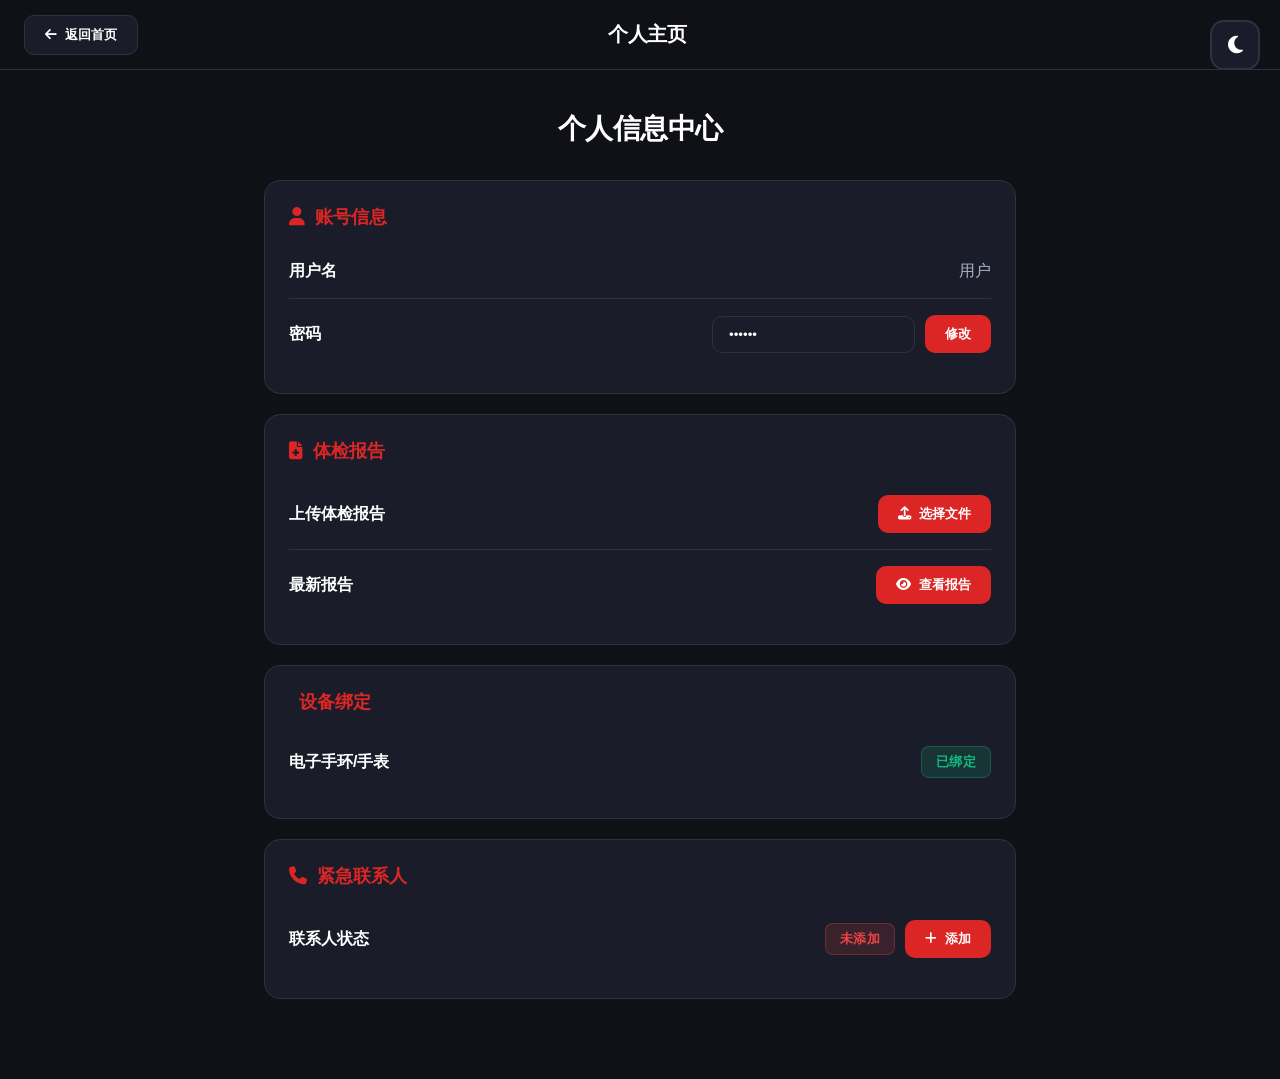
<file: frontend/report.html>
<!DOCTYPE html>
<html lang="zh-CN" data-theme="dark">
<head>
    <meta charset="UTF-8">
    <meta name="viewport" content="width=device-width,initial-scale=1.0">
    <title>个人主页</title>
    <link rel="stylesheet" href="https://cdnjs.cloudflare.com/ajax/libs/font-awesome/6.4.0/css/all.min.css">
    <style>
        * {
            margin: 0;
            padding: 0;
            box-sizing: border-box;
            font-family: -apple-system, BlinkMacSystemFont, "Segoe UI", Roboto, sans-serif;
        }
        :root {
            --body-bg: #0f1117;
            --card-bg: #1a1d29;
            --card-bg-hover: #222533;
            --text-primary: #ffffff;
            --text-secondary: #a7b0c4;
            --text-muted: #6b7280;
            --border-color: #2d3142;
            --accent-red: #dc2626;
            --accent-red-light: #ef4444;
        }
        html[data-theme="light"] {
            --body-bg: #f8fafc;
            --card-bg: #ffffff;
            --card-bg-hover: #f1f5f9;
            --text-primary: #1e293b;
            --text-secondary: #475569;
            --text-muted: #94a3b8;
            --border-color: #e2e8f0;
        }
        body {
            background: var(--body-bg);
            color: var(--text-primary);
            min-height: 100vh;
            transition: all 0.3s ease;
            padding-bottom: 40px;
        }
        .toast-container {
            position: fixed;
            top: 20px;
            right: 20px;
            z-index: 9999;
        }
        .toast {
            padding: 16px 24px;
            border-radius: 12px;
            margin-bottom: 12px;
            display: flex;
            align-items: center;
            gap: 12px;
            box-shadow: 0 10px 40px rgba(0,0,0,0.2);
            animation: slideIn 0.3s ease;
        }
        .toast.success {
            background: #10b981;
            color: white;
        }
        .toast.error {
            background: #ef4444;
            color: white;
        }
        .toast.info {
            background: #3b82f6;
            color: white;
        }
        @keyframes slideIn {
            from { transform: translateX(100%); opacity: 0; }
            to { transform: translateX(0); opacity: 1; }
        }
        .theme-toggle {
            position: fixed;
            top: 20px;
            right: 20px;
            background: var(--card-bg);
            border: 2px solid var(--border-color);
            color: var(--text-primary);
            width: 50px;
            height: 50px;
            border-radius: 14px;
            cursor: pointer;
            font-size: 20px;
            transition: all 0.3s ease;
            z-index: 100;
        }
        .theme-toggle:hover {
            border-color: var(--accent-red);
            transform: scale(1.05);
        }
        .header {
            height: 70px;
            background: var(--body-bg);
            display: flex;
            align-items: center;
            justify-content: space-between;
            padding: 0 24px;
            font-size: 18px;
            border-bottom: 1px solid var(--border-color);
            position: sticky;
            top: 0;
            z-index: 10;
        }
        .header-left {
            display: flex;
            gap: 12px;
        }
        .back-btn {
            background: var(--card-bg);
            color: var(--text-primary);
            border: 1px solid var(--border-color);
            border-radius: 10px;
            padding: 10px 20px;
            cursor: pointer;
            display: flex;
            align-items: center;
            gap: 8px;
            transition: all 0.3s ease;
            font-weight: 600;
        }
        .back-btn:hover {
            background: var(--card-bg-hover);
            border-color: var(--accent-red);
            color: var(--accent-red);
        }
        .header-title {
            font-size: 20px;
            font-weight: 700;
            letter-spacing: -0.5px;
        }
        .container {
            max-width: 800px;
            margin: 40px auto;
            padding: 0 24px;
        }
        .title {
            font-size: 28px;
            margin-bottom: 32px;
            text-align: center;
            font-weight: 700;
            letter-spacing: -0.5px;
        }
        .card {
            background: var(--card-bg);
            border-radius: 16px;
            padding: 24px;
            margin-bottom: 20px;
            border: 1px solid var(--border-color);
            transition: all 0.3s ease;
        }
        .card:hover {
            border-color: rgba(220, 38, 38, 0.3);
            transform: translateY(-2px);
            box-shadow: 0 10px 30px rgba(0,0,0,0.1);
        }
        .card h3 {
            margin-bottom: 16px;
            color: var(--accent-red);
            font-size: 18px;
            font-weight: 700;
            display: flex;
            align-items: center;
            gap: 10px;
        }
        .item {
            display: flex;
            justify-content: space-between;
            align-items: center;
            padding: 16px 0;
            border-bottom: 1px solid var(--border-color);
            flex-wrap: wrap;
            gap: 10px;
        }
        .item:last-child {
            border-bottom: none;
        }
        .label {
            font-weight: 600;
            color: var(--text-primary);
        }
        .value {
            color: var(--text-secondary);
        }
        .item-right {
            display: flex;
            align-items: center;
            gap: 10px;
        }
        .badge {
            padding: 6px 14px;
            border-radius: 8px;
            font-size: 13px;
            font-weight: 700;
            letter-spacing: 0.5px;
            white-space: nowrap;
        }
        .badge.bind {
            background: rgba(16, 185, 129, 0.15);
            color: #10b981;
            border: 1px solid rgba(16, 185, 129, 0.3);
        }
        .badge.unbind {
            background: rgba(239, 68, 68, 0.15);
            color: #ef4444;
            border: 1px solid rgba(239, 68, 68, 0.3);
        }
        .btn {
            background: var(--accent-red);
            color: #fff;
            border: none;
            padding: 10px 20px;
            border-radius: 10px;
            cursor: pointer;
            font-weight: 600;
            transition: all 0.3s ease;
            display: flex;
            align-items: center;
            gap: 8px;
            white-space: nowrap;
        }
        .btn:hover {
            background: var(--accent-red-light);
            transform: translateY(-2px);
            box-shadow: 0 8px 20px rgba(220, 38, 38, 0.3);
        }
        .btn:disabled {
            opacity: 0.6;
            cursor: not-allowed;
            transform: none;
        }
        .btn-secondary {
            background: var(--card-bg-hover);
            color: var(--text-primary);
            border: 1px solid var(--border-color);
        }
        .btn-secondary:hover {
            background: var(--border-color);
            box-shadow: none;
        }
        input[type="password"],
        input[type="text"] {
            background: var(--card-bg);
            color: var(--text-primary);
            border: 1px solid var(--border-color);
            padding: 10px 16px;
            border-radius: 10px;
            outline: none;
            transition: all 0.3s ease;
        }
        input[type="password"]:focus,
        input[type="text"]:focus {
            border-color: var(--accent-red);
            box-shadow: 0 0 0 3px rgba(220, 38, 38, 0.1);
        }
        .modal-overlay {
            position: fixed;
            top: 0;
            left: 0;
            right: 0;
            bottom: 0;
            background: rgba(0, 0, 0, 0.7);
            backdrop-filter: blur(4px);
            display: none;
            align-items: center;
            justify-content: center;
            z-index: 1000;
            padding: 20px;
        }
        .modal-overlay.show {
            display: flex;
        }
        .modal {
            background: var(--card-bg);
            border-radius: 20px;
            max-width: 700px;
            width: 100%;
            max-height: 90vh;
            overflow-y: auto;
            border: 1px solid var(--border-color);
            animation: modalIn 0.3s ease;
        }
        @keyframes modalIn {
            from { transform: scale(0.9); opacity: 0; }
            to { transform: scale(1); opacity: 1; }
        }
        .modal-header {
            padding: 24px;
            border-bottom: 1px solid var(--border-color);
            display: flex;
            justify-content: space-between;
            align-items: center;
        }
        .modal-header h2 {
            font-size: 20px;
            font-weight: 700;
            display: flex;
            align-items: center;
            gap: 10px;
        }
        .modal-close {
            background: none;
            border: none;
            color: var(--text-muted);
            font-size: 24px;
            cursor: pointer;
            transition: all 0.3s ease;
            width: 40px;
            height: 40px;
            border-radius: 10px;
            display: flex;
            align-items: center;
            justify-content: center;
        }
        .modal-close:hover {
            background: var(--card-bg-hover);
            color: var(--text-primary);
        }
        .modal-body {
            padding: 24px;
        }
        .report-section {
            margin-bottom: 24px;
        }
        .report-section h4 {
            font-size: 14px;
            color: var(--accent-red);
            margin-bottom: 12px;
            font-weight: 700;
            text-transform: uppercase;
            letter-spacing: 0.5px;
        }
        .report-item {
            padding: 12px 16px;
            background: var(--card-bg-hover);
            border-radius: 10px;
            margin-bottom: 8px;
            display: flex;
            justify-content: space-between;
            align-items: center;
        }
        .report-label {
            color: var(--text-secondary);
            font-size: 14px;
        }
        .report-value {
            color: var(--text-primary);
            font-weight: 600;
            font-size: 14px;
        }
        .report-date {
            text-align: center;
            padding: 12px;
            background: rgba(220, 38, 38, 0.1);
            border-radius: 10px;
            margin-bottom: 20px;
            color: var(--accent-red);
            font-weight: 600;
        }

        /* ==================== 响应式设计 ==================== */

        /* 平板尺寸 */
        @media (max-width: 992px) {
            .container {
                padding: 0 20px;
                margin: 30px auto;
            }
            
            .title {
                font-size: 24px;
            }
            
            .card {
                padding: 20px;
            }
        }

        /* 手机尺寸 */
        @media (max-width: 768px) {
            body {
                padding-bottom: 24px;
            }
            
            .theme-toggle {
                top: 12px;
                right: 12px;
                width: 40px;
                height: 40px;
                font-size: 16px;
                border-radius: 10px;
            }
            
            .header {
                padding: 0 16px;
                height: 60px;
            }
            
            .back-btn {
                padding: 8px 14px;
                font-size: 13px;
            }
            
            .header-title {
                font-size: 17px;
            }
            
            .container {
                padding: 0 14px;
                margin: 24px auto;
            }
            
            .title {
                font-size: 22px;
                margin-bottom: 24px;
            }
            
            .card {
                padding: 18px 16px;
                border-radius: 12px;
            }
            
            .card h3 {
                font-size: 16px;
                margin-bottom: 16px;
            }
            
            .item {
                flex-direction: column;
                align-items: flex-start;
                gap: 10px;
            }
            
            .label {
                font-size: 14px;
            }
            
            .item-right {
                width: 100%;
            }
            
            .item-right input {
                width: 100%;
            }
            
            .btn {
                padding: 10px 16px;
                font-size: 13px;
            }
            
            .report-item {
                padding: 10px 14px;
            }
            
            .report-label {
                font-size: 13px;
            }
            
            .report-value {
                font-size: 13px;
            }
            
            .modal {
                padding: 10px;
            }
            
            .modal-content {
                max-width: 100%;
                padding: 20px;
            }
            
            .modal-content h2 {
                font-size: 18px;
            }
            
            .close-btn {
                font-size: 24px;
                width: 36px;
                height: 36px;
            }
        }

        /* 小屏幕手机 */
        @media (max-width: 480px) {
            .header {
                padding: 0 12px;
            }
            
            .theme-toggle {
                top: 10px;
                right: 10px;
                width: 36px;
                height: 36px;
            }
            
            .header-title {
                display: none;
            }
            
            .container {
                padding: 0 12px;
            }
            
            .title {
                font-size: 20px;
            }
            
            .btn {
                width: 100%;
                justify-content: center;
            }
        }
    </style>
</head>

<body>
    <div class="toast-container" id="toastContainer"></div>

    <button class="theme-toggle" onclick="toggleTheme()">
        <i class="fas fa-moon" id="themeIcon"></i>
    </button>

    <div class="header">
        <div class="header-left">
            <button class="back-btn" onclick="location.href='index.html'">
                <i class="fas fa-arrow-left"></i>
                返回首页
            </button>
        </div>
        <div class="header-title">个人主页</div>
        <div style="width: 100px;"></div>
    </div>

    <div class="container">
        <div class="title">个人信息中心</div>

        <div class="card">
            <h3><i class="fas fa-user"></i> 账号信息</h3>
            <div class="item">
                <div class="label">用户名</div>
                <div class="value" id="usernameDisplay">用户</div>
            </div>
            <div class="item">
                <div class="label">密码</div>
                <div class="item-right">
                    <input type="password" value="******" readonly>
                    <button class="btn">修改</button>
                </div>
            </div>
        </div>

        <div class="card">
            <h3><i class="fas fa-file-medical"></i> 体检报告</h3>
            <div class="item">
                <div class="label">上传体检报告</div>
                <div class="item-right">
                    <input type="file" id="reportFile" accept=".pdf,.jpg,.jpeg,.png" style="display:none;" onchange="handleFileUpload(event)">
                    <button class="btn" onclick="document.getElementById('reportFile').click()">
                        <i class="fas fa-upload"></i>
                        选择文件
                    </button>
                </div>
            </div>
            <div class="item">
                <div class="label">最新报告</div>
                <button class="btn" onclick="viewLatestReport()">
                    <i class="fas fa-eye"></i>
                    查看报告
                </button>
            </div>
        </div>

        <div class="card">
            <h3><i class="fas fa-watch"></i> 设备绑定</h3>
            <div class="item">
                <div class="label">电子手环/手表</div>
                <span class="badge bind">已绑定</span>
            </div>
        </div>

        <div class="card">
            <h3><i class="fas fa-phone"></i> 紧急联系人</h3>
            <div class="item">
                <div class="label">联系人状态</div>
                <div class="item-right">
                    <span class="badge unbind">未添加</span>
                    <button class="btn">
                        <i class="fas fa-plus"></i>
                        添加
                    </button>
                </div>
            </div>
        </div>
    </div>

    <div class="modal-overlay" id="reportModal" onclick="closeReportModal(event)">
        <div class="modal" onclick="event.stopPropagation()">
            <div class="modal-header">
                <h2><i class="fas fa-file-medical"></i> 体检报告详情</h2>
                <button class="modal-close" onclick="closeReportModal()">
                    <i class="fas fa-times"></i>
                </button>
            </div>
            <div class="modal-body" id="reportModalBody">
            </div>
        </div>
    </div>

    <script src="js/main.js"></script>
    <script>
        let isUploading = false;

        function initTheme() {
            const html = document.documentElement;
            const saved = localStorage.getItem('theme') || 'dark';
            html.setAttribute('data-theme', saved);
            const icon = document.getElementById('themeIcon');
            if (icon) {
                icon.className = saved === 'light' ? 'fas fa-sun' : 'fas fa-moon';
            }
        }

        function toggleTheme() {
            const html = document.documentElement;
            const icon = document.getElementById('themeIcon');
            let current = html.getAttribute('data-theme');
            let next = current === 'dark' ? 'light' : 'dark';
            html.setAttribute('data-theme', next);
            localStorage.setItem('theme', next);
            icon.className = next === 'light' ? 'fas fa-sun' : 'fas fa-moon';
        }

        function formatDate(dateStr) {
            const date = new Date(dateStr);
            return date.toLocaleString('zh-CN', {
                year: 'numeric',
                month: '2-digit',
                day: '2-digit',
                hour: '2-digit',
                minute: '2-digit'
            });
        }

        async function handleFileUpload(event) {
            if (isUploading) return;
            
            const file = event.target.files[0];
            if (!file) return;
            
            const username = getCurrentUser();
            if (!username) {
                showToast('请先登录', 'error');
                window.location.href = 'login.html';
                return;
            }
            
            isUploading = true;
            const btn = event.target.closest('.card').querySelectorAll('.btn')[0];
            const originalText = btn.innerHTML;
            btn.innerHTML = '<i class="fas fa-spinner fa-spin"></i> 上传中...';
            btn.disabled = true;
            
            try {
                console.log('开始上传文件...');
                const result = await uploadMedicalReport(file);
                console.log('上传接口响应:', result);
                
                if (result.code === 200 && result.data) {
                    showToast('上传成功！', 'success');
                    
                    // 灵活处理数据格式
                    let medicalData = null;
                    if (result.data.medical_data) {
                        medicalData = result.data.medical_data;
                    } else {
                        // 如果没有medical_data包装，直接用data
                        medicalData = result.data;
                    }
                    
                    console.log('准备保存的数据:', medicalData);
                    
                    if (medicalData) {
                        await saveMedicalReport(username, medicalData);
                        showToast('报告已保存！', 'success');
                    }
                } else {
                    showToast(result.message || '上传失败', 'error');
                }
            } catch (error) {
                console.error(error);
                showToast(error.message || '上传失败', 'error');
            } finally {
                isUploading = false;
                btn.innerHTML = originalText;
                btn.disabled = false;
            }
        }

        async function viewLatestReport() {
            const username = getCurrentUser();
            if (!username) {
                showToast('请先登录', 'error');
                window.location.href = 'login.html';
                return;
            }

            try {
                const result = await getLatestMedicalReport(username);
                
                if (result.code === 200 && result.data) {
                    renderReportModal(result.data);
                } else {
                    showToast(result.message || '暂无体检报告', 'error');
                }
            } catch (error) {
                console.error(error);
                showToast(error.message || '获取报告失败', 'error');
            }
        }

        function renderReportModal(data) {
            const modalBody = document.getElementById('reportModalBody');
            let html = '';

            html += `
                <div class="report-date">
                    <i class="fas fa-clock"></i>
                    ${formatDate(data.created_at)}
                </div>
            `;

            if (data.report_data) {
                html += '<div class="report-section">';
                html += '<h4><i class="fas fa-clipboard-list"></i> 体检数据</h4>';
                
                const reportData = data.report_data;
                for (const [key, value] of Object.entries(reportData)) {
                    if (value !== null && value !== undefined && value !== '') {
                        const label = formatFieldName(key);
                        html += `
                            <div class="report-item">
                                <span class="report-label">${label}</span>
                                <span class="report-value">${value}</span>
                            </div>
                        `;
                    }
                }
                html += '</div>';
            }

            modalBody.innerHTML = html;
            document.getElementById('reportModal').classList.add('show');
        }

        function formatFieldName(key) {
            const nameMap = {
                'name': '姓名',
                'age': '年龄',
                'gender': '性别',
                'blood_pressure': '血压',
                'heart_rate': '心率',
                'cholesterol': '胆固醇',
                'glucose': '血糖',
                'bmi': 'BMI指数',
                'weight': '体重',
                'height': '身高',
                'subject_identifier': '受试者标识符',
                'sex': '性别',
                'male': '是否为男性',
                'BMI': '体重指数',
                'trestbps': '静息血压',
                'sysBP': '收缩压',
                'diaBP': '舒张压',
                'ap_hi': '收缩压',
                'ap_lo': '舒张压',
                'heartRate': '心率',
                'thalach': '最大心率',
                'chol': '胆固醇',
                'totChol': '总胆固醇',
                'cholest': '胆固醇',
                'High_LDL': '高LDL胆固醇',
                'Low_HDL': '低HDL胆固醇',
                'fbs': '空腹血糖',
                'gluc': '血糖',
                'glucose': '血糖',
                'anemia': '是否贫血',
                'creatinin': '肌酐',
                'platelets': '血小板',
                'serum_creatinine': '血清肌酐',
                'sodium': '钠',
                'ejection': '射血分数',
                'Quantum': '量子指标',
                'smoke': '是否吸烟',
                'currentSmok': '当前是否吸烟',
                'cigsPerDay': '每天吸烟数量',
                'alco': '是否饮酒',
                'Alcohol': '饮酒量',
                'BPMeds': '是否服用降压药',
                'diabetes': '是否有糖尿病',
                'high_blood_pressure': '是否有高血压',
                'active': '是否活跃',
                'Exercise': '是否锻炼',
                'Family_History': '是否有家族病史',
                'No_Diseases': '是否无疾病',
                'stress': '压力水平',
                'Sleep': '睡眠质量',
                'sugar': '糖摄入量',
                'diet': '饮食质量',
                'obesity': '是否肥胖',
                'cp': '胸痛类型',
                'restecg': '静息心电图结果',
                'exang': '运动诱发心绞痛',
                'oldpeak': 'ST段压低',
                'slope': '运动ST段斜率',
                'ca': '主要血管数量',
                'thal': '地中海贫血',
                'subject': '受试者',
                'segment1': '第一导联段',
                'segment2': '第二导联段',
                'segment3': '第三导联段',
                'segment4': '第四导联段',
                'Num': '数量',
                'target': '是否有心脏病',
                'cardio': '是否有心血管疾病',
                'HeartDisease': '是否有心脏病',
                'Risk': '风险评分',
                'DEATH_EVENT': '是否死亡事件',
                'time': '时间',
                '风险等级': '风险等级',
                '高概率疾病': '高概率疾病',
                '病情依据': '病情依据',
                '建议': '建议'
            };
            return nameMap[key] || key;
        }

        function closeReportModal(event) {
            if (event && event.target !== event.currentTarget) return;
            document.getElementById('reportModal').classList.remove('show');
        }

        window.onload = function() {
            initTheme();
            updateUserDisplay();
            
            const username = getCurrentUser();
            if (username) {
                document.getElementById('usernameDisplay').textContent = username;
            }
        };
    </script>
</body>
</html>
</file>
<file: frontend/css/main.css>
:root {
    --body-bg: #000;
    --card-bg: #111;
    --text-primary: #fff;
    --text-secondary: #eee;
    --input-bg: #222;
    --border-color: #ff0000;
    --hover-bg: #333;
    --btn-bg: #ff0000;
    --btn-text: #fff;
}

html[data-theme="light"] {
    --body-bg: #ffffff;
    --card-bg: #f9f9f9;
    --text-primary: #000000;
    --text-secondary: #333333;
    --input-bg: #f0f0f0;
    --border-color: #ff0000;
    --hover-bg: #ffe5e5;
    --btn-bg: #ff0000;
    --btn-text: #ffffff;
}

* {
    margin: 0;
    padding: 0;
    box-sizing: border-box;
    font-family: "Microsoft YaHei", sans-serif;
}

body {
    background-color: var(--body-bg) !important;
    color: var(--text-primary) !important;
    transition: all 0.3s ease;
    overflow-x: hidden;
}

.theme-toggle {
    position: fixed;
    top: 25px;
    right: 25px;
    width: 46px;
    height: 46px;
    border-radius: 50%;
    background: #ff0000;
    color: white;
    border: none;
    font-size: 20px;
    cursor: pointer;
    display: flex;
    align-items: center;
    justify-content: center;
    z-index: 9999;
    box-shadow: 0 0 10px rgba(0, 0, 0, 0.3);
}

.top-nav {
    display: flex;
    justify-content: space-between;
    align-items: center;
    padding: 18px 30px;
    background: var(--card-bg);
    border-bottom: 1px solid var(--border-color);
}

.nav-left {
    display: flex;
    align-items: center;
    gap: 40px;
}

.brand {
    display: flex;
    align-items: center;
    gap: 10px;
    font-size: 22px;
    font-weight: bold;
    color: #ff0000;
}

.nav-links {
    display: flex;
    gap: 24px;
}

.nav-item {
    display: flex;
    align-items: center;
    gap: 8px;
    padding: 10px 16px;
    border-radius: 8px;
    cursor: pointer;
    font-weight: 500;
    transition: 0.2s;
    background: var(--input-bg);
    color: var(--text-primary);
    border: 1px solid transparent;
}

.nav-item:hover,
.nav-item.active {
    background: var(--btn-bg);
    color: var(--btn-text) !important;
    border-color: var(--btn-bg);
}

.nav-right {
    display: flex;
    align-items: center;
    gap: 16px;
}

.user-menu {
    display: flex;
    align-items: center;
    gap: 10px;
}

.user-avatar {
    width: 36px;
    height: 36px;
    background: #ff0000;
    color: white;
    border-radius: 50%;
    display: flex;
    align-items: center;
    justify-content: center;
    font-weight: bold;
}

.btn-icon {
    width: 40px;
    height: 40px;
    border-radius: 8px;
    background: var(--input-bg);
    color: var(--text-primary);
    border: 1px solid #ddd;
    cursor: pointer;
    display: flex;
    align-items: center;
    justify-content: center;
    font-size: 16px;
}

.mobile-menu-btn {
    display: none;
    background: var(--input-bg);
    border: 1px solid #ccc;
    color: var(--text-primary);
    font-size: 22px;
    padding: 8px 12px;
    border-radius: 6px;
    cursor: pointer;
}

.mobile-menu {
    display: none;
    background: var(--card-bg);
    padding: 20px;
    border-top: 1px solid var(--border-color);
}

.mobile-nav-item {
    display: flex;
    align-items: center;
    gap: 10px;
    padding: 12px 16px;
    margin: 4px 0;
    border-radius: 8px;
    background: var(--input-bg);
    cursor: pointer;
}

.content {
    max-width: 1200px;
    margin: 0 auto;
    padding: 30px 20px;
}

.hero-section {
    text-align: center;
    padding: 60px 20px;
}

.hero-title {
    font-size: 42px;
    margin-bottom: 20px;
}

.hero-title span {
    color: #ff0000;
}

.hero-subtitle {
    font-size: 18px;
    color: var(--text-secondary);
    max-width: 700px;
    margin: 0 auto 40px;
}

.hero-features {
    display: flex;
    justify-content: center;
    gap: 30px;
    flex-wrap: wrap;
}

.feature-item {
    display: flex;
    flex-direction: column;
    align-items: center;
    gap: 10px;
    padding: 24px 20px;
    background: var(--card-bg);
    border: 1px solid var(--border-color);
    border-radius: 12px;
    min-width: 160px;
    font-weight: 500;
    cursor: pointer;
    transition: 0.2s;
}

.feature-item:hover {
    background: var(--btn-bg);
    color: var(--btn-text);
    transform: translateY(-3px);
}

.feature-item i {
    font-size: 28px;
    color: #ff0000;
}

.feature-item:hover i {
    color: #fff;
}

.news-section {
    margin-top: 60px;
    padding: 0 10px;
}

.section-header {
    display: flex;
    justify-content: space-between;
    align-items: center;
    margin-bottom: 30px;
}

.section-title {
    font-size: 28px;
    font-weight: bold;
    color: var(--text-primary);
    display: flex;
    align-items: center;
    gap: 12px;
}

.section-title i {
    color: #ff0000;
}

.news-controls {
    display: flex;
    gap: 10px;
}

.news-scroll {
    display: flex;
    gap: 24px;
    overflow-x: auto;
    padding: 10px 0 20px;
    scroll-behavior: smooth;
    scrollbar-width: thin;
}

.news-scroll::-webkit-scrollbar {
    height: 8px;
}

.news-scroll::-webkit-scrollbar-track {
    background: var(--input-bg);
    border-radius: 4px;
}

.news-scroll::-webkit-scrollbar-thumb {
    background: var(--border-color);
    border-radius: 4px;
}

.news-scroll::-webkit-scrollbar-thumb:hover {
    background: #ff0000;
}

.news-card {
    flex: 0 0 350px;
    background: var(--card-bg);
    border-radius: 16px;
    overflow: hidden;
    transition: all 0.3s ease;
    border: 1px solid var(--border-color);
    cursor: pointer;
}

.news-card:hover {
    transform: translateY(-8px);
    box-shadow: 0 12px 40px rgba(255, 0, 0, 0.15);
}

.news-card a {
    text-decoration: none;
    color: inherit;
    display: flex;
    flex-direction: column;
    height: 100%;
}

.news-image {
    width: 100%;
    height: 200px;
    overflow: hidden;
    background: var(--input-bg);
}

.news-image img {
    width: 100%;
    height: 100%;
    object-fit: cover;
    transition: transform 0.4s ease;
}

.news-card:hover .news-image img {
    transform: scale(1.08);
}

.news-content {
    padding: 20px;
    display: flex;
    flex-direction: column;
    gap: 12px;
    flex-grow: 1;
}

.news-content h3 {
    font-size: 18px;
    font-weight: 600;
    color: var(--text-primary);
    line-height: 1.4;
    display: -webkit-box;
    -webkit-line-clamp: 2;
    -webkit-box-orient: vertical;
    overflow: hidden;
}

.news-content p {
    font-size: 14px;
    color: var(--text-secondary);
    line-height: 1.6;
    display: -webkit-box;
    -webkit-line-clamp: 3;
    -webkit-box-orient: vertical;
    overflow: hidden;
    flex-grow: 1;
}

.news-date {
    font-size: 13px;
    color: var(--text-secondary);
    display: inline-flex;
    align-items: center;
    gap: 6px;
}

.news-date::before {
    content: '';
    width: 4px;
    height: 4px;
    background: #ff0000;
    border-radius: 50%;
}

/* ==================== 响应式设计 ==================== */

/* 平板尺寸 */
@media (max-width: 992px) {
    .top-nav {
        padding: 14px 20px;
    }
    
    .nav-left {
        gap: 20px;
    }
    
    .nav-links {
        gap: 12px;
    }
    
    .nav-item {
        padding: 8px 12px;
        font-size: 14px;
    }
    
    .hero-title {
        font-size: 32px;
    }
    
    .hero-subtitle {
        font-size: 16px;
    }
    
    .content {
        padding: 20px 15px;
    }
    
    .hero-section {
        padding: 40px 15px;
    }
    
    .section-title {
        font-size: 24px;
    }
    
    .news-card {
        flex: 0 0 300px;
    }
}

/* 手机尺寸 */
@media (max-width: 768px) {
    .theme-toggle {
        top: 18px;
        right: 15px;
        width: 40px;
        height: 40px;
        font-size: 18px;
    }
    
    .top-nav {
        padding: 12px 15px;
    }
    
    .nav-left {
        gap: 15px;
    }
    
    .brand {
        font-size: 18px;
    }
    
    .nav-links {
        display: none;
    }
    
    .mobile-menu-btn {
        display: flex;
    }
    
    .user-name {
        display: none;
    }
    
    .user-avatar {
        width: 32px;
        height: 32px;
    }
    
    .content {
        padding: 20px 15px;
    }
    
    .hero-section {
        padding: 30px 10px;
    }
    
    .hero-title {
        font-size: 26px;
        line-height: 1.4;
    }
    
    .hero-subtitle {
        font-size: 14px;
        padding: 0 10px;
    }
    
    .hero-features {
        gap: 15px;
    }
    
    .feature-item {
        min-width: 120px;
        padding: 18px 12px;
        font-size: 14px;
    }
    
    .feature-item i {
        font-size: 22px;
    }
    
    .section-header {
        flex-direction: column;
        align-items: flex-start;
        gap: 15px;
    }
    
    .section-title {
        font-size: 20px;
    }
    
    .news-section {
        margin-top: 40px;
        padding: 0;
    }
    
    .news-card {
        flex: 0 0 260px;
    }
    
    .news-image {
        height: 160px;
    }
    
    .news-content {
        padding: 15px;
    }
    
    .news-content h3 {
        font-size: 16px;
    }
    
    .news-content p {
        font-size: 13px;
    }
}

/* 小屏幕手机 */
@media (max-width: 480px) {
    .top-nav {
        padding: 10px 12px;
    }
    
    .brand {
        font-size: 16px;
    }
    
    .brand span {
        display: none;
    }
    
    .brand i {
        font-size: 24px;
    }
    
    .theme-toggle {
        top: 14px;
        right: 12px;
        width: 36px;
        height: 36px;
        font-size: 16px;
    }
    
    .content {
        padding: 15px 10px;
    }
    
    .hero-section {
        padding: 20px 5px;
    }
    
    .hero-title {
        font-size: 22px;
    }
    
    .hero-subtitle {
        font-size: 13px;
    }
    
    .feature-item {
        min-width: 100px;
        padding: 14px 10px;
        font-size: 13px;
    }
    
    .feature-item i {
        font-size: 20px;
    }
    
    .news-card {
        flex: 0 0 230px;
    }
    
    .news-image {
        height: 140px;
    }
}
</file>
<file: frontend/css/variables.css>
:root {
    --bg-primary: #0a0a0a;
    --bg-secondary: #141414;
    --bg-card: #1a1a1a;
    --bg-hover: #242424;
    --accent: #ff3b30;
    --accent-secondary: #ff6b6b;
    --accent-glow: rgba(255, 59, 48, 0.4);
    --text-primary: #ffffff;
    --text-secondary: #a0a0a0;
    --text-muted: #666666;
    --border: #2a2a2a;
    --success: #30d158;
    --warning: #ff9f0a;
    --error: #ff3b30;
    --transition: all 0.4s cubic-bezier(0.4, 0, 0.2, 1);
}

[data-theme="light"] {
    --bg-primary: #f5f5f7;
    --bg-secondary: #ffffff;
    --bg-card: #ffffff;
    --bg-hover: #f0f0f0;
    --accent: #ff3b30;
    --accent-secondary: #ff6b6b;
    --accent-glow: rgba(255, 59, 48, 0.2);
    --text-primary: #1a1a1a;
    --text-secondary: #666666;
    --text-muted: #999999;
    --border: #e0e0e0;
}

* {
    margin: 0;
    padding: 0;
    box-sizing: border-box;
}

body {
    font-family: 'Inter', -apple-system, BlinkMacSystemFont, sans-serif;
    background: var(--bg-primary);
    color: var(--text-primary);
    line-height: 1.5;
    overflow-x: hidden;
    transition: var(--transition);
}

@keyframes fadeIn {
    from { opacity: 0; transform: translateY(10px); }
    to { opacity: 1; transform: translateY(0); }
}

@keyframes spin {
    to { transform: rotate(360deg); }
}
</file>
<file: frontend/css/auth.css>
.auth-container {
    height: 100vh;
    display: flex;
    align-items: center;
    justify-content: center;
    position: relative;
    overflow: hidden;
    background: var(--bg-primary);
}

.grid-bg {
    position: absolute;
    inset: 0;
    background-image:
        linear-gradient(rgba(255, 59, 48, 0.03) 1px, transparent 1px),
        linear-gradient(90deg, rgba(255, 59, 48, 0.03) 1px, transparent 1px);
    background-size: 50px 50px;
    animation: gridMove 20s linear infinite;
}

[data-theme="light"] .grid-bg {
    background-image:
        linear-gradient(rgba(255, 59, 48, 0.05) 1px, transparent 1px),
        linear-gradient(90deg, rgba(255, 59, 48, 0.05) 1px, transparent 1px);
}

@keyframes gridMove {
    0% { transform: translate(0, 0); }
    100% { transform: translate(50px, 50px); }
}

.cards-wrapper {
    position: relative;
    width: 800px;
    height: 500px;
    display: flex;
    z-index: 10;
}

.card {
    width: 400px;
    height: 500px;
    position: absolute;
    top: 0;
    transition: transform 0.6s cubic-bezier(0.4, 0, 0.2, 1), 
                left 0.6s cubic-bezier(0.4, 0, 0.2, 1),
                right 0.6s cubic-bezier(0.4, 0, 0.2, 1),
                border-radius 0.6s cubic-bezier(0.4, 0, 0.2, 1);
    overflow: hidden;
}

.heart-card {
    background: linear-gradient(135deg, rgba(255, 59, 48, 0.15) 0%, rgba(255, 59, 48, 0.05) 100%);
    backdrop-filter: blur(20px);
    border: 1px solid rgba(255, 59, 48, 0.2);
    display: flex;
    flex-direction: column;
    justify-content: center;
    align-items: center;
    position: relative;
    left: 0;
    border-radius: 24px 0 0 24px;
    box-shadow: 0 20px 60px rgba(255, 59, 48, 0.15);
}

[data-theme="light"] .heart-card {
    background: linear-gradient(135deg, rgba(255, 59, 48, 0.1) 0%, rgba(255, 255, 255, 0.8) 100%);
    border: 1px solid rgba(255, 59, 48, 0.15);
}

.ecg-bg {
    position: absolute;
    inset: 0;
    opacity: 0.15;
    background: url("data:image/svg+xml,%3Csvg xmlns='http://www.w3.org/2000/svg' viewBox='0 0 1200 200'%3E%3Cpath d='M0,100 L300,100 L320,20 L340,180 L360,100 L600,100 L620,40 L640,160 L660,100 L900,100 L920,30 L940,170 L960,100 L1200,100' stroke='%23ff3b30' stroke-width='2' fill='none'/%3E%3C/svg%3E") repeat-x;
    background-size: 600px 100%;
    animation: ecgMove 3s linear infinite;
}

@keyframes ecgMove {
    0% { background-position: 0 50%; }
    100% { background-position: 600px 50%; }
}

.pulse-rings {
    position: absolute;
    width: 280px;
    height: 280px;
}

.ring {
    position: absolute;
    inset: 0;
    border: 2px solid var(--accent);
    border-radius: 50%;
    opacity: 0;
    animation: pulseRing 3s ease-out infinite;
}

.ring:nth-child(2) { animation-delay: 1s; }
.ring:nth-child(3) { animation-delay: 2s; }

@keyframes pulseRing {
    0% { transform: scale(0.5); opacity: 0.8; }
    100% { transform: scale(1.5); opacity: 0; }
}

.heart-svg {
    width: 120px;
    height: 120px;
    animation: heartbeat 2s ease-in-out infinite;
    filter: drop-shadow(0 0 30px var(--accent-glow));
    z-index: 2;
}

@keyframes heartbeat {
    0%, 100% { transform: scale(1); }
    15% { transform: scale(1.08); }
    30% { transform: scale(1); }
    45% { transform: scale(1.04); }
    60% { transform: scale(1); }
}

.heart-path { fill: var(--accent); }

.heart-text {
    margin-top: 40px;
    text-align: center;
    z-index: 2;
}

.heart-text h2 {
    font-size: 26px;
    font-weight: 300;
    letter-spacing: 2px;
    margin-bottom: 8px;
}

.heart-text p {
    color: var(--text-secondary);
    font-size: 12px;
    letter-spacing: 3px;
    text-transform: uppercase;
}

.form-card {
    background: var(--bg-card);
    border: 1px solid var(--border);
    right: 0;
    display: flex;
    flex-direction: column;
    justify-content: center;
    padding: 48px;
    border-radius: 0 24px 24px 0;
    box-shadow: 0 20px 60px rgba(0,0,0,0.3);
}

[data-theme="light"] .form-card {
    box-shadow: 0 20px 60px rgba(0,0,0,0.1);
}

.cards-wrapper.register-mode .heart-card {
    left: 400px;
    border-radius: 0 24px 24px 0;
}

.cards-wrapper.register-mode .form-card {
    right: 400px;
    border-radius: 24px 0 0 24px;
}

.form-content {
    width: 100%;
    transition: opacity 0.3s ease;
}

.form-content.hidden {
    display: none;
}

.form-header {
    margin-bottom: 32px;
}

.form-header h1 {
    font-size: 28px;
    font-weight: 600;
    margin-bottom: 8px;
}

.form-header p {
    color: var(--text-secondary);
    font-size: 14px;
}

.input-field {
    margin-bottom: 20px;
}

.input-field label {
    display: block;
    font-size: 12px;
    font-weight: 500;
    text-transform: uppercase;
    letter-spacing: 0.5px;
    color: var(--text-secondary);
    margin-bottom: 8px;
}

.input-wrapper {
    position: relative;
}

.input-wrapper i {
    position: absolute;
    left: 16px;
    top: 50%;
    transform: translateY(-50%);
    color: var(--text-secondary);
}

.input-field input {
    width: 100%;
    padding: 14px 16px 14px 44px;
    background: var(--bg-primary);
    border: 1px solid var(--border);
    border-radius: 12px;
    color: var(--text-primary);
    font-size: 15px;
    outline: none;
    transition: var(--transition);
    font-family: inherit;
}

.input-field input:focus {
    border-color: var(--accent);
    box-shadow: 0 0 0 3px var(--accent-glow);
}

.btn-main {
    width: 100%;
    padding: 14px;
    background: var(--accent);
    color: white;
    border: none;
    border-radius: 12px;
    font-size: 15px;
    font-weight: 600;
    cursor: pointer;
    transition: var(--transition);
    margin-top: 10px;
    display: flex;
    align-items: center;
    justify-content: center;
    gap: 8px;
    font-family: inherit;
}

.btn-main:hover {
    background: var(--accent-secondary);
    transform: translateY(-2px);
    box-shadow: 0 8px 25px var(--accent-glow);
}

.btn-main:disabled {
    opacity: 0.6;
    cursor: not-allowed;
    transform: none;
}

.spinner {
    width: 18px;
    height: 18px;
    border: 2px solid rgba(255,255,255,0.3);
    border-top-color: white;
    border-radius: 50%;
    animation: spin 0.8s linear infinite;
}

.form-switch {
    margin-top: 24px;
    text-align: center;
    color: var(--text-secondary);
    font-size: 14px;
}

.form-switch a {
    color: var(--accent);
    text-decoration: none;
    font-weight: 600;
    cursor: pointer;
    margin-left: 4px;
    transition: opacity 0.2s;
}

.form-switch a:hover {
    opacity: 0.8;
    text-decoration: underline;
}

@media (max-width: 850px) {
    .cards-wrapper {
        width: 90%;
        max-width: 400px;
        height: auto;
        flex-direction: column;
    }

    .card {
        position: relative;
        width: 100%;
        left: auto !important;
        right: auto !important;
    }

    .heart-card {
        height: 280px;
        margin-bottom: 20px;
    }

    .form-card {
        height: auto;
        min-height: 400px;
    }

    .cards-wrapper.register-mode .heart-card,
    .cards-wrapper.register-mode .form-card {
        left: auto !important;
        right: auto !important;
    }

    .cards-wrapper.register-mode {
        transform: none;
    }

    .cards-wrapper.register-mode .heart-card {
        order: 2;
        margin-bottom: 0;
        margin-top: 20px;
    }

    .cards-wrapper.register-mode .form-card {
        order: 1;
    }
}

/* 手机尺寸 */
@media (max-width: 480px) {
    .theme-toggle {
        top: 12px;
        right: 12px;
        width: 40px;
        height: 40px;
        font-size: 16px;
    }
    
    .cards-wrapper {
        width: 94%;
    }
    
    .heart-card {
        height: 240px;
    }
    
    .heart-svg {
        width: 90px;
        height: 90px;
    }
    
    .heart-text {
        margin-top: 30px;
    }
    
    .heart-text h2 {
        font-size: 22px;
    }
    
    .heart-text p {
        font-size: 11px;
    }
    
    .form-card {
        padding: 32px 24px;
    }
    
    .form-header h1 {
        font-size: 24px;
    }
    
    .form-header p {
        font-size: 13px;
    }
    
    .input-field input {
        padding: 12px 14px 12px 42px;
        font-size: 14px;
    }
    
    .btn-main {
        padding: 12px;
        font-size: 14px;
    }
    
    .pulse-rings {
        width: 220px;
        height: 220px;
    }
}
</file>
